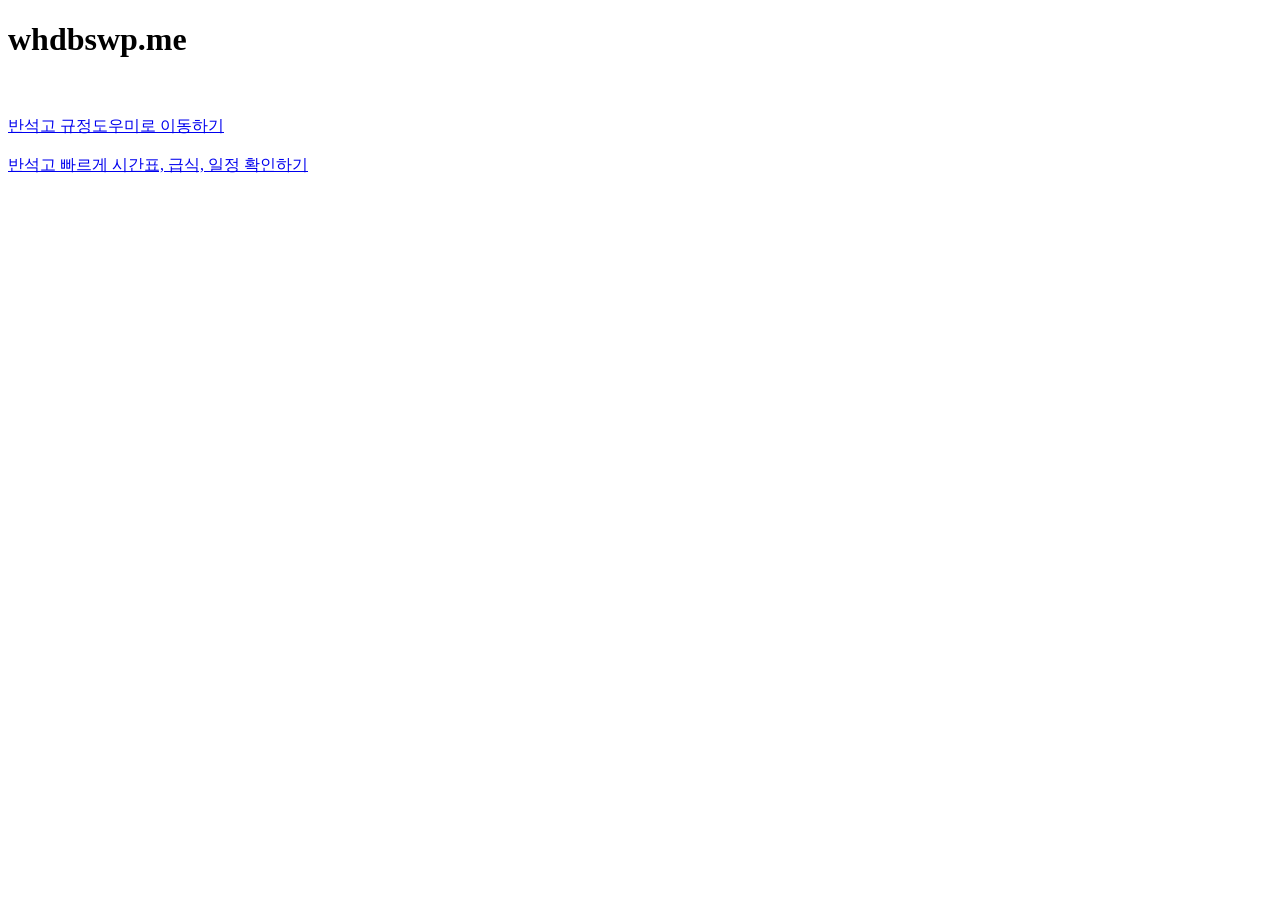
<file: index.html>
<!DOCTYPE html>
<html lang="ko">
<head>
    <meta charset="UTF-8">
    <!-- Google tag (gtag.js) -->
<script async src="https://www.googletagmanager.com/gtag/js?id=G-5GTQL92Q6F"></script>
<script>
  window.dataLayer = window.dataLayer || [];
  function gtag(){dataLayer.push(arguments);}
  gtag('js', new Date());

  gtag('config', 'G-5GTQL92Q6F');
</script>
    <title>사이트 이동하기</title>
</head>
<body>
    <h1>whdbswp.me</h1>
    <br><br>
    <a href="https://whdbswp.me/AI/">반석고 규정도우미로 이동하기</a>
    <br><br>
    <a href="https://whdbswp.me/short/">반석고 빠르게 시간표, 급식, 일정 확인하기</a>
</body>
</html>
</file>
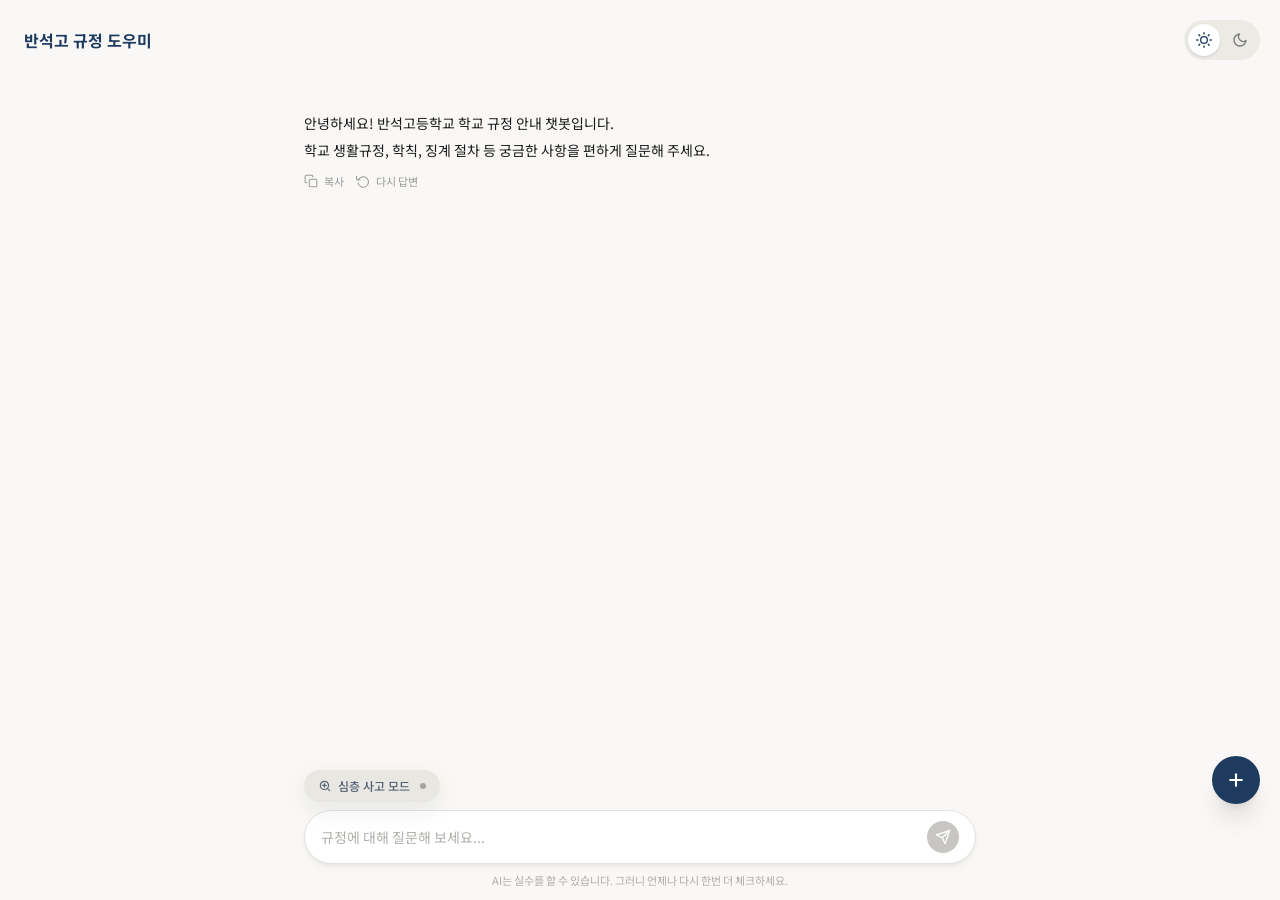
<file: AI/index.html>
<!doctype html>
<html lang="en">
  <head>
    
    <meta charset="UTF-8" />
    <!-- Google tag (gtag.js) -->
<script async src="https://www.googletagmanager.com/gtag/js?id=G-5GTQL92Q6F"></script>
<script>
  window.dataLayer = window.dataLayer || [];
  function gtag(){dataLayer.push(arguments);}
  gtag('js', new Date());

  gtag('config', 'G-5GTQL92Q6F');
</script>
    <meta name="viewport" content="width=device-width, initial-scale=1.0" />
    <title>반석고 규정 도우미</title>
    
    <meta name="description" content="Engage with a chatbot that provides school regulations, allowing users to easily access information and documents while ensuring clarity and convenience.">
    <meta name="robots" content="noindex, nofollow">
    <meta property="og:title" content="Figma Make App">
    <meta property="og:description" content="Engage with a chatbot that provides school regulations, allowing users to easily access information and documents while ensuring clarity and convenience.">
    <script type="module" crossorigin src="/AI/assets/index-B6EK4C2f.js"></script>
    <link rel="stylesheet" crossorigin href="/AI/assets/index-oThkNkgq.css">
  </head>
  <body>
    
    <div id="root"></div>
    
  </body>
</html>
</file>
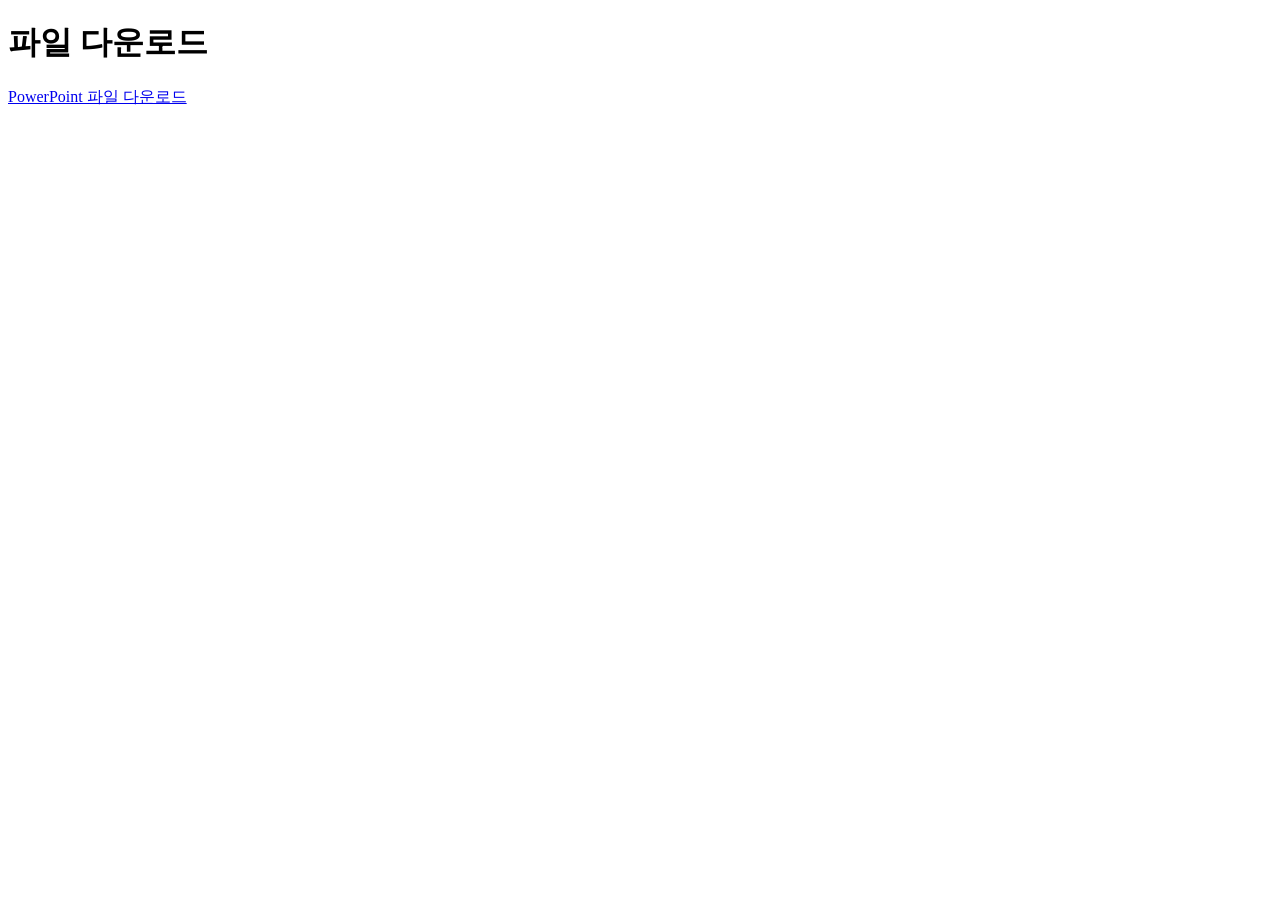
<file: down/index.html>
<!doctype html>
<html lang="ko">
  <head>
    <meta charset="UTF-8">
    <meta name="viewport" content="width=device-width, initial-scale=1">
    <title>파일 다운로드</title>
  </head>
  <body>
    <h1>파일 다운로드</h1>
    <a href="./download.pptx" download>PowerPoint 파일 다운로드</a>
  </body>
</html>
</file>
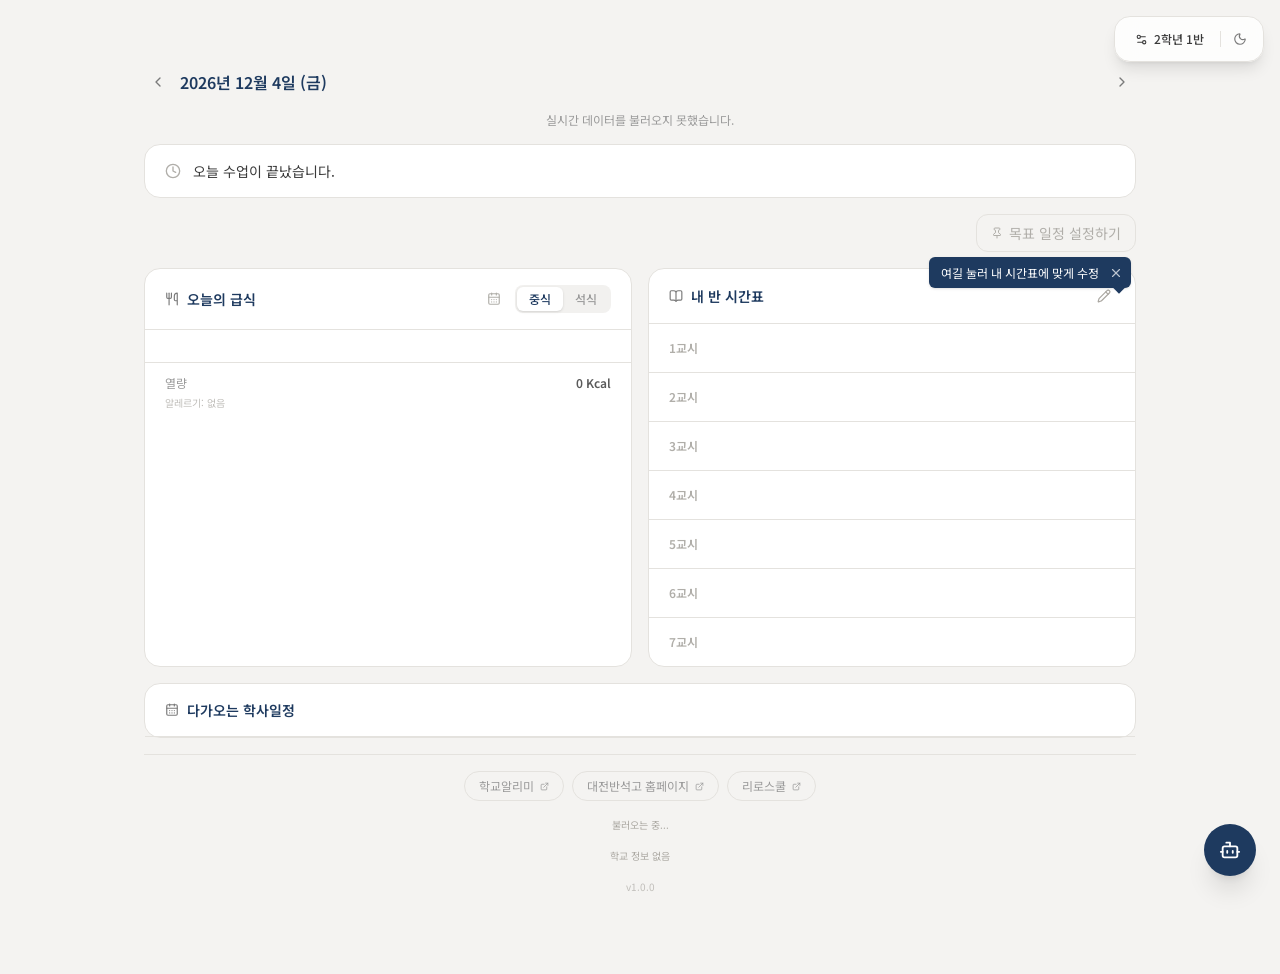
<file: short/index.html>
<!doctype html>
<html lang="ko">
  <head>
    
    <meta charset="UTF-8" />
    <meta name="viewport" content="width=device-width, initial-scale=1.0" />
    <title>반석고 빠른 시간표·급식 보기</title>
    <script>
      if (window.location.protocol === 'http:' && window.location.hostname.endsWith('whdbswp.me')) {
        window.location.replace('https://' + window.location.host + window.location.pathname + window.location.search + window.location.hash);
      }
    </script>
    
    <meta name="description" content="대전반석고 시간표와 급식, 학사일정을 빠르게 확인하세요.">
    <meta name="robots" content="noindex, nofollow">
    <meta property="og:title" content="반석고 빠른 시간표·급식 보기">
    <meta property="og:description" content="대전반석고 시간표와 급식, 학사일정을 빠르게 확인하세요.">
    <script type="module" crossorigin src="/short/assets/index-BuY-PNKu.js"></script>
    <link rel="stylesheet" crossorigin href="/short/assets/index-B26WV8L-.css">
  </head>
  <body>
    
    <div id="root"></div>
    
  </body>
</html>
</file>
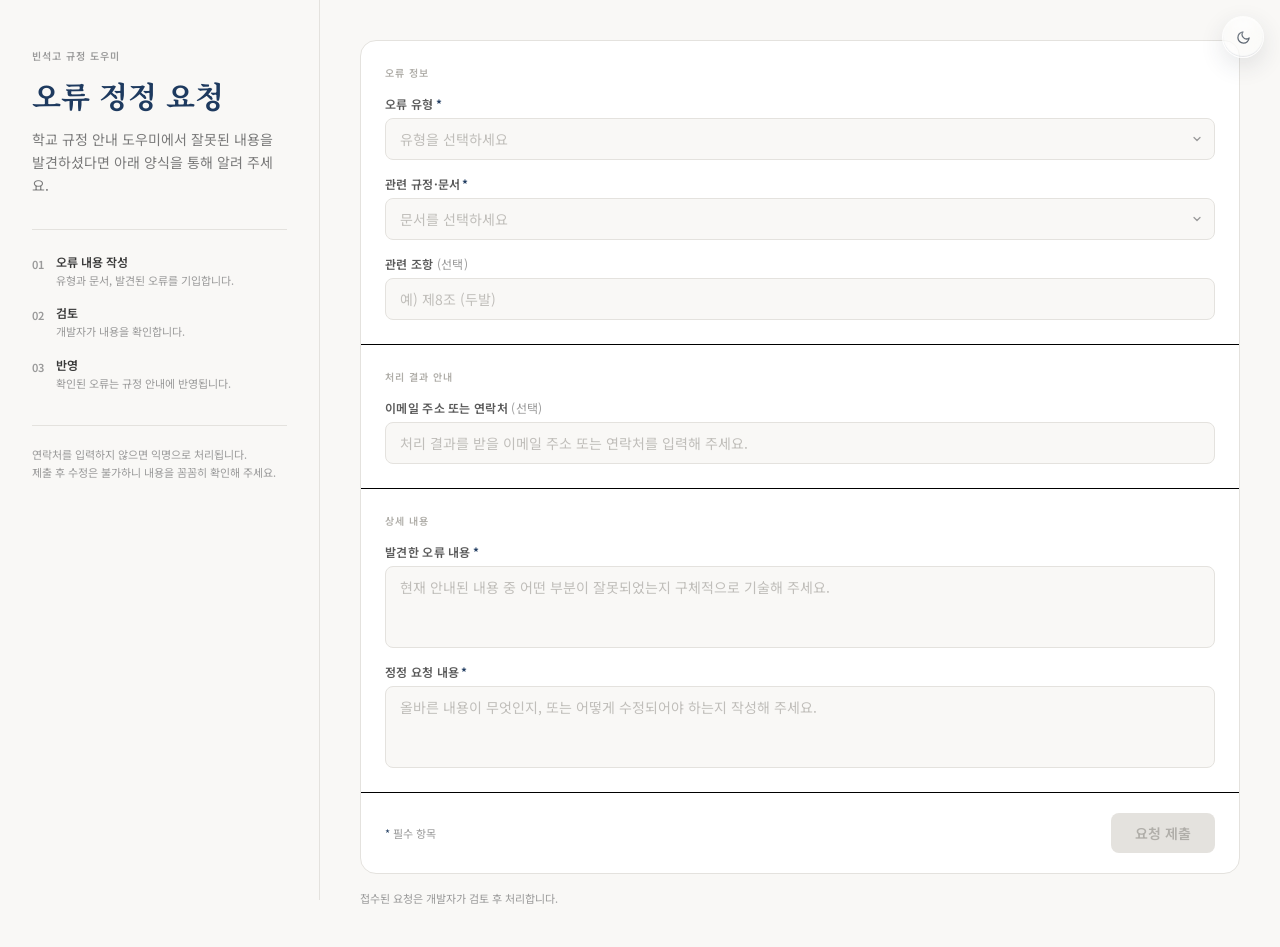
<file: AI/help/index.html>
<!doctype html>
<html lang="ko">
  <head>
    
    <meta charset="UTF-8" />
    <meta name="viewport" content="width=device-width, initial-scale=1.0" />
    <title>반석고등학교 규정 도우미 오류 정정 요청</title>
    
    <meta name="description" content="학교 규정 안내 챗봇 오류 정정 요청">
    <meta name="robots" content="noindex, nofollow">
    <meta property="og:title" content="반석고등학교 규정 도우미 오류 정정 요청">
    <meta property="og:description" content="학교 규정 안내 챗봇 오류 정정 요청">
    <script type="module" crossorigin src="/AI/help/assets/index-Cx9nzynD.js"></script>
    <link rel="stylesheet" crossorigin href="/AI/help/assets/index-CYdclRGL.css">
  </head>
  <body>
    
    <div id="root"></div>
    
  </body>
</html>
</file>
<file: AI/assets/index-oThkNkgq.css>
@import "https://fonts.googleapis.com/css2?family=Noto+Sans+KR:wght@300;400;500;600;700&family=Noto+Serif+KR:wght@400;600;700&display=swap";@layer components;@layer properties{@supports (((-webkit-hyphens:none)) and (not (margin-trim:inline))) or ((-moz-orient:inline) and (not (color:rgb(from red r g b)))){*,:before,:after,::backdrop{--tw-rotate-x:initial;--tw-rotate-y:initial;--tw-rotate-z:initial;--tw-skew-x:initial;--tw-skew-y:initial;--tw-border-style:solid;--tw-leading:initial;--tw-font-weight:initial;--tw-tracking:initial;--tw-shadow:0 0 #0000;--tw-shadow-color:initial;--tw-shadow-alpha:100%;--tw-inset-shadow:0 0 #0000;--tw-inset-shadow-color:initial;--tw-inset-shadow-alpha:100%;--tw-ring-color:initial;--tw-ring-shadow:0 0 #0000;--tw-inset-ring-color:initial;--tw-inset-ring-shadow:0 0 #0000;--tw-ring-inset:initial;--tw-ring-offset-width:0px;--tw-ring-offset-color:#fff;--tw-ring-offset-shadow:0 0 #0000;--tw-blur:initial;--tw-brightness:initial;--tw-contrast:initial;--tw-grayscale:initial;--tw-hue-rotate:initial;--tw-invert:initial;--tw-opacity:initial;--tw-saturate:initial;--tw-sepia:initial;--tw-drop-shadow:initial;--tw-drop-shadow-color:initial;--tw-drop-shadow-alpha:100%;--tw-drop-shadow-size:initial;--tw-backdrop-blur:initial;--tw-backdrop-brightness:initial;--tw-backdrop-contrast:initial;--tw-backdrop-grayscale:initial;--tw-backdrop-hue-rotate:initial;--tw-backdrop-invert:initial;--tw-backdrop-opacity:initial;--tw-backdrop-saturate:initial;--tw-backdrop-sepia:initial;--tw-duration:initial;--tw-ease:initial}}}@layer theme{:root,:host{--font-sans:-apple-system, BlinkMacSystemFont, "Segoe UI", Roboto, "Helvetica Neue", "Noto Sans", Arial, sans-serif, "Apple Color Emoji", "Segoe UI Emoji", "Segoe UI Symbol", "Noto Color Emoji";--font-mono:ui-monospace, SFMono-Regular, Menlo, Monaco, Consolas, "Liberation Mono", "Courier New", monospace;--color-slate-100:oklch(96.8% .007 247.896);--color-slate-200:oklch(92.9% .013 255.508);--color-slate-300:oklch(86.9% .022 252.894);--color-slate-400:oklch(70.4% .04 256.788);--color-slate-500:oklch(55.4% .046 257.417);--color-slate-600:oklch(44.6% .043 257.281);--color-slate-700:oklch(37.2% .044 257.287);--color-black:#000;--color-white:#fff;--spacing:.25rem;--container-2xl:42rem;--text-xs:.75rem;--text-xs--line-height:calc(1 / .75);--text-sm:.875rem;--text-sm--line-height:calc(1.25 / .875);--text-base:1rem;--text-base--line-height:calc(1.5 / 1);--font-weight-medium:500;--font-weight-semibold:600;--font-weight-bold:700;--tracking-wider:.05em;--leading-relaxed:1.625;--radius-sm:.25rem;--radius-lg:.5rem;--radius-2xl:1rem;--ease-in-out:cubic-bezier(.4, 0, .2, 1);--blur-sm:8px;--default-transition-duration:.15s;--default-transition-timing-function:cubic-bezier(.4, 0, .2, 1);--default-font-family:var(--font-sans);--default-mono-font-family:var(--font-mono)}}@layer base{*,:after,:before,::backdrop{box-sizing:border-box;border:0 solid;margin:0;padding:0}::file-selector-button{box-sizing:border-box;border:0 solid;margin:0;padding:0}html,:host{-webkit-text-size-adjust:100%;tab-size:4;line-height:1.5;font-family:var(--default-font-family,-apple-system, BlinkMacSystemFont, "Segoe UI", Roboto, "Helvetica Neue", "Noto Sans", Arial, sans-serif, "Apple Color Emoji", "Segoe UI Emoji", "Segoe UI Symbol", "Noto Color Emoji");font-feature-settings:var(--default-font-feature-settings,normal);font-variation-settings:var(--default-font-variation-settings,normal);-webkit-tap-highlight-color:transparent}hr{height:0;color:inherit;border-top-width:1px}abbr:where([title]){-webkit-text-decoration:underline dotted;text-decoration:underline dotted}h1,h2,h3,h4,h5,h6{font-size:inherit;font-weight:inherit}a{color:inherit;-webkit-text-decoration:inherit;-webkit-text-decoration:inherit;-webkit-text-decoration:inherit;-webkit-text-decoration:inherit;text-decoration:inherit}b,strong{font-weight:bolder}code,kbd,samp,pre{font-family:var(--default-mono-font-family,ui-monospace, SFMono-Regular, Menlo, Monaco, Consolas, "Liberation Mono", "Courier New", monospace);font-feature-settings:var(--default-mono-font-feature-settings,normal);font-variation-settings:var(--default-mono-font-variation-settings,normal);font-size:1em}small{font-size:80%}sub,sup{vertical-align:baseline;font-size:75%;line-height:0;position:relative}sub{bottom:-.25em}sup{top:-.5em}table{text-indent:0;border-color:inherit;border-collapse:collapse}:-moz-focusring:where(:not(iframe)){outline:auto}progress{vertical-align:baseline}summary{display:list-item}ol,ul,menu{list-style:none}img,svg,video,canvas,audio,iframe,embed,object{vertical-align:middle;display:block}img,video{max-width:100%;height:auto}button,input,select,optgroup,textarea{font:inherit;font-feature-settings:inherit;font-variation-settings:inherit;letter-spacing:inherit;color:inherit;opacity:1;background-color:#0000;border-radius:0}::file-selector-button{font:inherit;font-feature-settings:inherit;font-variation-settings:inherit;letter-spacing:inherit;color:inherit;opacity:1;background-color:#0000;border-radius:0}:where(select:is([multiple],[size])) optgroup{font-weight:bolder}:where(select:is([multiple],[size])) optgroup option{padding-inline-start:20px}::file-selector-button{margin-inline-end:4px}::placeholder{opacity:1}@supports (not ((-webkit-appearance:-apple-pay-button))) or (contain-intrinsic-size:1px){::placeholder{color:currentColor}@supports (color:color-mix(in lab, red, red)){::placeholder{color:color-mix(in oklab, currentcolor 50%, transparent)}}}textarea{resize:vertical}::-webkit-search-decoration{-webkit-appearance:none}::-webkit-date-and-time-value{min-height:1lh;text-align:inherit}::-webkit-datetime-edit{display:inline-flex}::-webkit-datetime-edit-fields-wrapper{padding:0}::-webkit-datetime-edit{padding-block:0}::-webkit-datetime-edit-year-field{padding-block:0}::-webkit-datetime-edit-month-field{padding-block:0}::-webkit-datetime-edit-day-field{padding-block:0}::-webkit-datetime-edit-hour-field{padding-block:0}::-webkit-datetime-edit-minute-field{padding-block:0}::-webkit-datetime-edit-second-field{padding-block:0}::-webkit-datetime-edit-millisecond-field{padding-block:0}::-webkit-datetime-edit-meridiem-field{padding-block:0}::-webkit-calendar-picker-indicator{line-height:1}:-moz-ui-invalid{box-shadow:none}button,input:where([type=button],[type=reset],[type=submit]){appearance:button}::file-selector-button{appearance:button}::-webkit-inner-spin-button{height:auto}::-webkit-outer-spin-button{height:auto}[hidden]:where(:not([hidden=until-found])){display:none!important}}@layer utilities{.absolute{position:absolute}.fixed{position:fixed}.relative{position:relative}.inset-0{inset:0}.top-4{top:calc(var(--spacing) * 4)}.right-4{right:calc(var(--spacing) * 4)}.bottom-24{bottom:calc(var(--spacing) * 24)}.left-4{left:calc(var(--spacing) * 4)}.z-40{z-index:40}.z-50{z-index:50}.mx-auto{margin-inline:auto}.my-2{margin-block:calc(var(--spacing) * 2)}.my-4{margin-block:calc(var(--spacing) * 4)}.my-5{margin-block:calc(var(--spacing) * 5)}.mt-0\.5{margin-top:calc(var(--spacing) * .5)}.mt-1{margin-top:var(--spacing)}.mt-2{margin-top:calc(var(--spacing) * 2)}.mt-3{margin-top:calc(var(--spacing) * 3)}.mt-6{margin-top:calc(var(--spacing) * 6)}.mb-1{margin-bottom:var(--spacing)}.mb-1\.5{margin-bottom:calc(var(--spacing) * 1.5)}.mb-2{margin-bottom:calc(var(--spacing) * 2)}.ml-1{margin-left:var(--spacing)}.flex{display:flex}.grid{display:grid}.hidden{display:none}.inline{display:inline}.h-1\.5{height:calc(var(--spacing) * 1.5)}.h-8{height:calc(var(--spacing) * 8)}.h-12{height:calc(var(--spacing) * 12)}.h-full{height:100%}.max-h-\[78vh\]{max-height:78vh}.min-h-0{min-height:0}.w-1\.5{width:calc(var(--spacing) * 1.5)}.w-8{width:calc(var(--spacing) * 8)}.w-12{width:calc(var(--spacing) * 12)}.w-\[17rem\]{width:17rem}.w-fit{width:fit-content}.max-w-2xl{max-width:var(--container-2xl)}.max-w-\[70\%\]{max-width:70%}.max-w-full{max-width:100%}.min-w-0{min-width:0}.min-w-full{min-width:100%}.flex-1{flex:1}.flex-shrink-0{flex-shrink:0}.border-collapse{border-collapse:collapse}.rotate-180{rotate:180deg}.transform{transform:var(--tw-rotate-x,) var(--tw-rotate-y,) var(--tw-rotate-z,) var(--tw-skew-x,) var(--tw-skew-y,)}.resize{resize:both}.grid-rows-\[0fr\]{grid-template-rows:0fr}.grid-rows-\[1fr\]{grid-template-rows:1fr}.flex-col{flex-direction:column}.flex-wrap{flex-wrap:wrap}.items-center{align-items:center}.items-end{align-items:flex-end}.items-start{align-items:flex-start}.justify-between{justify-content:space-between}.justify-center{justify-content:center}.justify-end{justify-content:flex-end}.justify-start{justify-content:flex-start}.gap-0{gap:0}.gap-0\.5{gap:calc(var(--spacing) * .5)}.gap-1{gap:var(--spacing)}.gap-1\.5{gap:calc(var(--spacing) * 1.5)}.gap-2{gap:calc(var(--spacing) * 2)}.gap-2\.5{gap:calc(var(--spacing) * 2.5)}.gap-3{gap:calc(var(--spacing) * 3)}.gap-6{gap:calc(var(--spacing) * 6)}.overflow-hidden{overflow:hidden}.overflow-x-auto{overflow-x:auto}.overflow-y-auto{overflow-y:auto}.rounded{border-radius:.25rem}.rounded-2xl{border-radius:var(--radius-2xl)}.rounded-full{border-radius:2147483647px}.rounded-lg{border-radius:var(--radius-lg)}.rounded-t-2xl{border-top-left-radius:var(--radius-2xl);border-top-right-radius:var(--radius-2xl)}.rounded-tr-sm{border-top-right-radius:var(--radius-sm)}.border{border-style:var(--tw-border-style);border-width:1px}.border-0{border-style:var(--tw-border-style);border-width:0}.border-t{border-top-style:var(--tw-border-style);border-top-width:1px}.border-b{border-bottom-style:var(--tw-border-style);border-bottom-width:1px}.border-l{border-left-style:var(--tw-border-style);border-left-width:1px}.border-l-2{border-left-style:var(--tw-border-style);border-left-width:2px}.border-\[\#2a3040\]{border-color:#2a3040}.border-\[\#8fa3be\]{border-color:#8fa3be}.border-\[\#38465a\]{border-color:#38465a}.border-\[\#c8c6c2\]{border-color:#c8c6c2}.border-\[\#d8d4cc\]{border-color:#d8d4cc}.border-\[\#e4e2de\]{border-color:#e4e2de}.bg-\[\#0f1117\]{background-color:#0f1117}.bg-\[\#1e3a5f\]{background-color:#1e3a5f}.bg-\[\#1e2535\]{background-color:#1e2535}.bg-\[\#2d3b50\]{background-color:#2d3b50}.bg-\[\#161b26\]{background-color:#161b26}.bg-\[\#384f6a\]{background-color:#384f6a}.bg-\[\#506b8d\]{background-color:#506b8d}.bg-\[\#202938\]{background-color:#202938}.bg-\[\#202938\]\/80{background-color:oklab(27.9434% -.00507064 -.0302183/.8)}.bg-\[\#a7a49e\]{background-color:#a7a49e}.bg-\[\#a8d5ff\]{background-color:#a8d5ff}.bg-\[\#c8c6c2\]{background-color:#c8c6c2}.bg-\[\#e9e7e2\]{background-color:#e9e7e2}.bg-\[\#e9e7e2\]\/80{background-color:oklab(92.8125% .000166744 .00704265/.8)}.bg-\[\#ece9e3\]{background-color:#ece9e3}.bg-\[\#f9f8f6\]{background-color:#f9f8f6}.bg-black\/5{background-color:#0000000d}@supports (color:color-mix(in lab, red, red)){.bg-black\/5{background-color:color-mix(in oklab, var(--color-black) 5%, transparent)}}.bg-black\/30{background-color:#0000004d}@supports (color:color-mix(in lab, red, red)){.bg-black\/30{background-color:color-mix(in oklab, var(--color-black) 30%, transparent)}}.bg-black\/50{background-color:#00000080}@supports (color:color-mix(in lab, red, red)){.bg-black\/50{background-color:color-mix(in oklab, var(--color-black) 50%, transparent)}}.bg-slate-600{background-color:var(--color-slate-600)}.bg-slate-700{background-color:var(--color-slate-700)}.bg-transparent{background-color:#0000}.bg-white{background-color:var(--color-white)}.p-1{padding:var(--spacing)}.p-1\.5{padding:calc(var(--spacing) * 1.5)}.p-3{padding:calc(var(--spacing) * 3)}.px-1{padding-inline:var(--spacing)}.px-2{padding-inline:calc(var(--spacing) * 2)}.px-3{padding-inline:calc(var(--spacing) * 3)}.px-3\.5{padding-inline:calc(var(--spacing) * 3.5)}.px-4{padding-inline:calc(var(--spacing) * 4)}.px-5{padding-inline:calc(var(--spacing) * 5)}.px-6{padding-inline:calc(var(--spacing) * 6)}.py-0\.5{padding-block:calc(var(--spacing) * .5)}.py-1{padding-block:var(--spacing)}.py-1\.5{padding-block:calc(var(--spacing) * 1.5)}.py-2{padding-block:calc(var(--spacing) * 2)}.py-2\.5{padding-block:calc(var(--spacing) * 2.5)}.py-3{padding-block:calc(var(--spacing) * 3)}.py-5{padding-block:calc(var(--spacing) * 5)}.pt-2{padding-top:calc(var(--spacing) * 2)}.pt-4{padding-top:calc(var(--spacing) * 4)}.pt-5{padding-top:calc(var(--spacing) * 5)}.pt-16{padding-top:calc(var(--spacing) * 16)}.pr-2{padding-right:calc(var(--spacing) * 2)}.pr-3{padding-right:calc(var(--spacing) * 3)}.pb-3{padding-bottom:calc(var(--spacing) * 3)}.pb-4{padding-bottom:calc(var(--spacing) * 4)}.pb-6{padding-bottom:calc(var(--spacing) * 6)}.pl-3{padding-left:calc(var(--spacing) * 3)}.text-center{text-align:center}.text-left{text-align:left}.text-right{text-align:right}.font-mono{font-family:var(--font-mono)}.text-base{font-size:var(--text-base);line-height:var(--tw-leading,var(--text-base--line-height))}.text-sm{font-size:var(--text-sm);line-height:var(--tw-leading,var(--text-sm--line-height))}.text-xs{font-size:var(--text-xs);line-height:var(--tw-leading,var(--text-xs--line-height))}.text-\[0\.9em\]{font-size:.9em}.text-\[10px\]{font-size:10px}.text-\[11px\]{font-size:11px}.leading-relaxed{--tw-leading:var(--leading-relaxed);line-height:var(--leading-relaxed)}.font-bold{--tw-font-weight:var(--font-weight-bold);font-weight:var(--font-weight-bold)}.font-medium{--tw-font-weight:var(--font-weight-medium);font-weight:var(--font-weight-medium)}.font-semibold{--tw-font-weight:var(--font-weight-semibold);font-weight:var(--font-weight-semibold)}.tracking-wider{--tw-tracking:var(--tracking-wider);letter-spacing:var(--tracking-wider)}.whitespace-nowrap{white-space:nowrap}.text-\[\#1a1a1a\]{color:#1a1a1a}.text-\[\#1e3a5f\]{color:#1e3a5f}.text-\[\#3a3a3a\]{color:#3a3a3a}.text-\[\#7a7a7a\]{color:#7a7a7a}.text-\[\#8a8883\]{color:#8a8883}.text-\[\#8fa3be\]{color:#8fa3be}.text-\[\#9a9a9a\]{color:#9a9a9a}.text-\[\#2563eb\]{color:#2563eb}.text-\[\#536174\]{color:#536174}.text-\[\#b0aea9\]{color:#b0aea9}.text-\[\#c0beba\]{color:#c0beba}.text-slate-100{color:var(--color-slate-100)}.text-slate-200{color:var(--color-slate-200)}.text-slate-300{color:var(--color-slate-300)}.text-slate-400{color:var(--color-slate-400)}.text-slate-500{color:var(--color-slate-500)}.text-slate-600{color:var(--color-slate-600)}.text-slate-700{color:var(--color-slate-700)}.text-white{color:var(--color-white)}.italic{font-style:italic}.underline{text-decoration-line:underline}.underline-offset-2{text-underline-offset:2px}.opacity-0{opacity:0}.opacity-100{opacity:1}.shadow-2xl{--tw-shadow:0 25px 50px -12px var(--tw-shadow-color,#00000040);box-shadow:var(--tw-inset-shadow), var(--tw-inset-ring-shadow), var(--tw-ring-offset-shadow), var(--tw-ring-shadow), var(--tw-shadow)}.shadow-lg{--tw-shadow:0 10px 15px -3px var(--tw-shadow-color,#0000001a), 0 4px 6px -4px var(--tw-shadow-color,#0000001a);box-shadow:var(--tw-inset-shadow), var(--tw-inset-ring-shadow), var(--tw-ring-offset-shadow), var(--tw-ring-shadow), var(--tw-shadow)}.shadow-md{--tw-shadow:0 4px 6px -1px var(--tw-shadow-color,#0000001a), 0 2px 4px -2px var(--tw-shadow-color,#0000001a);box-shadow:var(--tw-inset-shadow), var(--tw-inset-ring-shadow), var(--tw-ring-offset-shadow), var(--tw-ring-shadow), var(--tw-shadow)}.shadow-sm{--tw-shadow:0 1px 3px 0 var(--tw-shadow-color,#0000001a), 0 1px 2px -1px var(--tw-shadow-color,#0000001a);box-shadow:var(--tw-inset-shadow), var(--tw-inset-ring-shadow), var(--tw-ring-offset-shadow), var(--tw-ring-shadow), var(--tw-shadow)}.shadow-xl{--tw-shadow:0 20px 25px -5px var(--tw-shadow-color,#0000001a), 0 8px 10px -6px var(--tw-shadow-color,#0000001a);box-shadow:var(--tw-inset-shadow), var(--tw-inset-ring-shadow), var(--tw-ring-offset-shadow), var(--tw-ring-shadow), var(--tw-shadow)}.shadow-black\/5{--tw-shadow-color:#0000000d}@supports (color:color-mix(in lab, red, red)){.shadow-black\/5{--tw-shadow-color:color-mix(in oklab, color-mix(in oklab, var(--color-black) 5%, transparent) var(--tw-shadow-alpha), transparent)}}.filter{filter:var(--tw-blur,) var(--tw-brightness,) var(--tw-contrast,) var(--tw-grayscale,) var(--tw-hue-rotate,) var(--tw-invert,) var(--tw-saturate,) var(--tw-sepia,) var(--tw-drop-shadow,)}.backdrop-blur-sm{--tw-backdrop-blur:blur(var(--blur-sm));-webkit-backdrop-filter:var(--tw-backdrop-blur,) var(--tw-backdrop-brightness,) var(--tw-backdrop-contrast,) var(--tw-backdrop-grayscale,) var(--tw-backdrop-hue-rotate,) var(--tw-backdrop-invert,) var(--tw-backdrop-opacity,) var(--tw-backdrop-saturate,) var(--tw-backdrop-sepia,);backdrop-filter:var(--tw-backdrop-blur,) var(--tw-backdrop-brightness,) var(--tw-backdrop-contrast,) var(--tw-backdrop-grayscale,) var(--tw-backdrop-hue-rotate,) var(--tw-backdrop-invert,) var(--tw-backdrop-opacity,) var(--tw-backdrop-saturate,) var(--tw-backdrop-sepia,)}.transition{transition-property:color,background-color,border-color,outline-color,text-decoration-color,fill,stroke,--tw-gradient-from,--tw-gradient-via,--tw-gradient-to,opacity,box-shadow,transform,translate,scale,rotate,filter,-webkit-backdrop-filter,backdrop-filter,display,content-visibility,overlay,pointer-events;transition-timing-function:var(--tw-ease,var(--default-transition-timing-function));transition-duration:var(--tw-duration,var(--default-transition-duration))}.transition-\[grid-template-rows\,opacity\]{transition-property:grid-template-rows,opacity;transition-timing-function:var(--tw-ease,var(--default-transition-timing-function));transition-duration:var(--tw-duration,var(--default-transition-duration))}.transition-\[right\]{transition-property:right;transition-timing-function:var(--tw-ease,var(--default-transition-timing-function));transition-duration:var(--tw-duration,var(--default-transition-duration))}.transition-all{transition-property:all;transition-timing-function:var(--tw-ease,var(--default-transition-timing-function));transition-duration:var(--tw-duration,var(--default-transition-duration))}.transition-colors{transition-property:color,background-color,border-color,outline-color,text-decoration-color,fill,stroke,--tw-gradient-from,--tw-gradient-via,--tw-gradient-to;transition-timing-function:var(--tw-ease,var(--default-transition-timing-function));transition-duration:var(--tw-duration,var(--default-transition-duration))}.transition-opacity{transition-property:opacity;transition-timing-function:var(--tw-ease,var(--default-transition-timing-function));transition-duration:var(--tw-duration,var(--default-transition-duration))}.transition-transform{transition-property:transform,translate,scale,rotate;transition-timing-function:var(--tw-ease,var(--default-transition-timing-function));transition-duration:var(--tw-duration,var(--default-transition-duration))}.duration-300{--tw-duration:.3s;transition-duration:.3s}.ease-in-out{--tw-ease:var(--ease-in-out);transition-timing-function:var(--ease-in-out)}.outline-none{--tw-outline-style:none;outline-style:none}.placeholder\:text-\[\#b0aea9\]::placeholder{color:#b0aea9}.placeholder\:text-slate-600::placeholder{color:var(--color-slate-600)}.focus-within\:border-\[\#5a7090\]:focus-within{border-color:#5a7090}.focus-within\:border-\[\#2563eb\]:focus-within{border-color:#2563eb}.focus-within\:ring-1:focus-within{--tw-ring-shadow:var(--tw-ring-inset,) 0 0 0 calc(1px + var(--tw-ring-offset-width)) var(--tw-ring-color,currentcolor);box-shadow:var(--tw-inset-shadow), var(--tw-inset-ring-shadow), var(--tw-ring-offset-shadow), var(--tw-ring-shadow), var(--tw-shadow)}.focus-within\:ring-\[\#5a7090\]\/20:focus-within{--tw-ring-color:oklab(54.0209% -.0121342 -.0555393/.2)}.focus-within\:ring-\[\#2563eb\]\/20:focus-within{--tw-ring-color:oklab(54.615% -.026671 -.213549/.2)}@media (hover:hover){.hover\:bg-\[\#2a3547\]:hover{background-color:#2a3547}.hover\:bg-\[\#242c3d\]:hover{background-color:#242c3d}.hover\:bg-\[\#252d40\]:hover{background-color:#252d40}.hover\:bg-\[\#2563eb\]:hover{background-color:#2563eb}.hover\:bg-\[\#42597a\]:hover{background-color:#42597a}.hover\:bg-\[\#dedbd4\]:hover{background-color:#dedbd4}.hover\:bg-\[\#e2ded7\]:hover{background-color:#e2ded7}.hover\:bg-\[\#f2f1ef\]:hover{background-color:#f2f1ef}.hover\:bg-black\/5:hover{background-color:#0000000d}@supports (color:color-mix(in lab, red, red)){.hover\:bg-black\/5:hover{background-color:color-mix(in oklab, var(--color-black) 5%, transparent)}}.hover\:bg-white\/5:hover{background-color:#ffffff0d}@supports (color:color-mix(in lab, red, red)){.hover\:bg-white\/5:hover{background-color:color-mix(in oklab, var(--color-white) 5%, transparent)}}.hover\:text-\[\#1a1a1a\]:hover{color:#1a1a1a}.hover\:text-\[\#536174\]:hover{color:#536174}.hover\:text-slate-200:hover{color:var(--color-slate-200)}.hover\:text-slate-300:hover{color:var(--color-slate-300)}}@media (width>=40rem){.sm\:top-5{top:calc(var(--spacing) * 5)}.sm\:right-5{right:calc(var(--spacing) * 5)}.sm\:left-5{left:calc(var(--spacing) * 5)}.sm\:bg-transparent{background-color:#0000}.sm\:px-1{padding-inline:var(--spacing)}.sm\:py-2{padding-block:calc(var(--spacing) * 2)}.sm\:text-base{font-size:var(--text-base);line-height:var(--tw-leading,var(--text-base--line-height))}}@media (width>=48rem){.md\:inline{display:inline}.md\:px-8{padding-inline:calc(var(--spacing) * 8)}.md\:pt-28{padding-top:calc(var(--spacing) * 28)}}@media (prefers-color-scheme:dark){.dark\:bg-white\/10{background-color:#ffffff1a}@supports (color:color-mix(in lab, red, red)){.dark\:bg-white\/10{background-color:color-mix(in oklab, var(--color-white) 10%, transparent)}}}}html,body,#root{height:100%;font-family:Noto Sans KR,sans-serif}*{scrollbar-width:none}::-webkit-scrollbar{display:none}.floating-pill{white-space:nowrap;border:0;border-radius:999px;box-shadow:0 8px 24px #1e232a14}.mobile-glass{-webkit-backdrop-filter:blur(16px)saturate(140%);backdrop-filter:blur(16px)saturate(140%);box-shadow:0 8px 24px #1e232a1a}@media (width>=640px){.mobile-glass{-webkit-backdrop-filter:none;backdrop-filter:none;box-shadow:none}}@property --tw-rotate-x{syntax:"*";inherits:false}@property --tw-rotate-y{syntax:"*";inherits:false}@property --tw-rotate-z{syntax:"*";inherits:false}@property --tw-skew-x{syntax:"*";inherits:false}@property --tw-skew-y{syntax:"*";inherits:false}@property --tw-border-style{syntax:"*";inherits:false;initial-value:solid}@property --tw-leading{syntax:"*";inherits:false}@property --tw-font-weight{syntax:"*";inherits:false}@property --tw-tracking{syntax:"*";inherits:false}@property --tw-shadow{syntax:"*";inherits:false;initial-value:0 0 #0000}@property --tw-shadow-color{syntax:"*";inherits:false}@property --tw-shadow-alpha{syntax:"<percentage>";inherits:false;initial-value:100%}@property --tw-inset-shadow{syntax:"*";inherits:false;initial-value:0 0 #0000}@property --tw-inset-shadow-color{syntax:"*";inherits:false}@property --tw-inset-shadow-alpha{syntax:"<percentage>";inherits:false;initial-value:100%}@property --tw-ring-color{syntax:"*";inherits:false}@property --tw-ring-shadow{syntax:"*";inherits:false;initial-value:0 0 #0000}@property --tw-inset-ring-color{syntax:"*";inherits:false}@property --tw-inset-ring-shadow{syntax:"*";inherits:false;initial-value:0 0 #0000}@property --tw-ring-inset{syntax:"*";inherits:false}@property --tw-ring-offset-width{syntax:"<length>";inherits:false;initial-value:0}@property --tw-ring-offset-color{syntax:"*";inherits:false;initial-value:#fff}@property --tw-ring-offset-shadow{syntax:"*";inherits:false;initial-value:0 0 #0000}@property --tw-blur{syntax:"*";inherits:false}@property --tw-brightness{syntax:"*";inherits:false}@property --tw-contrast{syntax:"*";inherits:false}@property --tw-grayscale{syntax:"*";inherits:false}@property --tw-hue-rotate{syntax:"*";inherits:false}@property --tw-invert{syntax:"*";inherits:false}@property --tw-opacity{syntax:"*";inherits:false}@property --tw-saturate{syntax:"*";inherits:false}@property --tw-sepia{syntax:"*";inherits:false}@property --tw-drop-shadow{syntax:"*";inherits:false}@property --tw-drop-shadow-color{syntax:"*";inherits:false}@property --tw-drop-shadow-alpha{syntax:"<percentage>";inherits:false;initial-value:100%}@property --tw-drop-shadow-size{syntax:"*";inherits:false}@property --tw-backdrop-blur{syntax:"*";inherits:false}@property --tw-backdrop-brightness{syntax:"*";inherits:false}@property --tw-backdrop-contrast{syntax:"*";inherits:false}@property --tw-backdrop-grayscale{syntax:"*";inherits:false}@property --tw-backdrop-hue-rotate{syntax:"*";inherits:false}@property --tw-backdrop-invert{syntax:"*";inherits:false}@property --tw-backdrop-opacity{syntax:"*";inherits:false}@property --tw-backdrop-saturate{syntax:"*";inherits:false}@property --tw-backdrop-sepia{syntax:"*";inherits:false}@property --tw-duration{syntax:"*";inherits:false}@property --tw-ease{syntax:"*";inherits:false}
</file>
<file: short/assets/index-B26WV8L-.css>
@import "https://fonts.googleapis.com/css2?family=Noto+Sans+KR:wght@300;400;500;600;700&family=Noto+Serif+KR:wght@400;600;700&family=Gowun+Batang:wght@400;700&display=swap";@layer components;@layer properties{@supports (((-webkit-hyphens:none)) and (not (margin-trim:inline))) or ((-moz-orient:inline) and (not (color:rgb(from red r g b)))){*,:before,:after,::backdrop{--tw-translate-x:0;--tw-translate-y:0;--tw-translate-z:0;--tw-rotate-x:initial;--tw-rotate-y:initial;--tw-rotate-z:initial;--tw-skew-x:initial;--tw-skew-y:initial;--tw-divide-y-reverse:0;--tw-border-style:solid;--tw-leading:initial;--tw-font-weight:initial;--tw-tracking:initial;--tw-ordinal:initial;--tw-slashed-zero:initial;--tw-numeric-figure:initial;--tw-numeric-spacing:initial;--tw-numeric-fraction:initial;--tw-shadow:0 0 #0000;--tw-shadow-color:initial;--tw-shadow-alpha:100%;--tw-inset-shadow:0 0 #0000;--tw-inset-shadow-color:initial;--tw-inset-shadow-alpha:100%;--tw-ring-color:initial;--tw-ring-shadow:0 0 #0000;--tw-inset-ring-color:initial;--tw-inset-ring-shadow:0 0 #0000;--tw-ring-inset:initial;--tw-ring-offset-width:0px;--tw-ring-offset-color:#fff;--tw-ring-offset-shadow:0 0 #0000;--tw-blur:initial;--tw-brightness:initial;--tw-contrast:initial;--tw-grayscale:initial;--tw-hue-rotate:initial;--tw-invert:initial;--tw-opacity:initial;--tw-saturate:initial;--tw-sepia:initial;--tw-drop-shadow:initial;--tw-drop-shadow-color:initial;--tw-drop-shadow-alpha:100%;--tw-drop-shadow-size:initial;--tw-backdrop-blur:initial;--tw-backdrop-brightness:initial;--tw-backdrop-contrast:initial;--tw-backdrop-grayscale:initial;--tw-backdrop-hue-rotate:initial;--tw-backdrop-invert:initial;--tw-backdrop-opacity:initial;--tw-backdrop-saturate:initial;--tw-backdrop-sepia:initial;--tw-duration:initial;--tw-scale-x:1;--tw-scale-y:1;--tw-scale-z:1}}}@layer theme{:root,:host{--font-sans:ui-sans-serif, system-ui, sans-serif, "Apple Color Emoji", "Segoe UI Emoji", "Segoe UI Symbol", "Noto Color Emoji";--font-mono:ui-monospace, SFMono-Regular, Menlo, Monaco, Consolas, "Liberation Mono", "Courier New", monospace;--color-red-300:oklch(80.8% .114 19.571);--color-red-400:oklch(70.4% .191 22.216);--color-red-600:oklch(57.7% .245 27.325);--color-orange-100:oklch(95.4% .038 75.164);--color-orange-400:oklch(75% .183 55.934);--color-orange-500:oklch(70.5% .213 47.604);--color-orange-600:oklch(64.6% .222 41.116);--color-orange-700:oklch(55.3% .195 38.402);--color-yellow-100:oklch(97.3% .071 103.193);--color-yellow-700:oklch(55.4% .135 66.442);--color-emerald-100:oklch(95% .052 163.051);--color-emerald-700:oklch(50.8% .118 165.612);--color-sky-100:oklch(95.1% .026 236.824);--color-sky-700:oklch(50% .134 242.749);--color-blue-400:oklch(70.7% .165 254.624);--color-slate-100:oklch(96.8% .007 247.896);--color-slate-200:oklch(92.9% .013 255.508);--color-slate-300:oklch(86.9% .022 252.894);--color-slate-400:oklch(70.4% .04 256.788);--color-slate-500:oklch(55.4% .046 257.417);--color-slate-600:oklch(44.6% .043 257.281);--color-slate-700:oklch(37.2% .044 257.287);--color-black:#000;--color-white:#fff;--spacing:.25rem;--container-sm:24rem;--container-md:28rem;--container-lg:32rem;--container-5xl:64rem;--text-xs:.75rem;--text-xs--line-height:calc(1 / .75);--text-sm:.875rem;--text-sm--line-height:calc(1.25 / .875);--text-base:1rem;--text-base--line-height:calc(1.5 / 1);--font-weight-medium:500;--font-weight-semibold:600;--tracking-widest:.1em;--leading-tight:1.25;--leading-relaxed:1.625;--radius-md:.375rem;--radius-lg:.5rem;--radius-xl:.75rem;--radius-2xl:1rem;--animate-pulse:pulse 2s cubic-bezier(.4, 0, .6, 1) infinite;--blur-sm:8px;--blur-md:12px;--default-transition-duration:.15s;--default-transition-timing-function:cubic-bezier(.4, 0, .2, 1);--default-font-family:var(--font-sans);--default-mono-font-family:var(--font-mono)}}@layer base{*,:after,:before,::backdrop{box-sizing:border-box;border:0 solid;margin:0;padding:0}::file-selector-button{box-sizing:border-box;border:0 solid;margin:0;padding:0}html,:host{-webkit-text-size-adjust:100%;tab-size:4;line-height:1.5;font-family:var(--default-font-family,ui-sans-serif, system-ui, sans-serif, "Apple Color Emoji", "Segoe UI Emoji", "Segoe UI Symbol", "Noto Color Emoji");font-feature-settings:var(--default-font-feature-settings,normal);font-variation-settings:var(--default-font-variation-settings,normal);-webkit-tap-highlight-color:transparent}hr{height:0;color:inherit;border-top-width:1px}abbr:where([title]){-webkit-text-decoration:underline dotted;text-decoration:underline dotted}h1,h2,h3,h4,h5,h6{font-size:inherit;font-weight:inherit}a{color:inherit;-webkit-text-decoration:inherit;-webkit-text-decoration:inherit;-webkit-text-decoration:inherit;-webkit-text-decoration:inherit;text-decoration:inherit}b,strong{font-weight:bolder}code,kbd,samp,pre{font-family:var(--default-mono-font-family,ui-monospace, SFMono-Regular, Menlo, Monaco, Consolas, "Liberation Mono", "Courier New", monospace);font-feature-settings:var(--default-mono-font-feature-settings,normal);font-variation-settings:var(--default-mono-font-variation-settings,normal);font-size:1em}small{font-size:80%}sub,sup{vertical-align:baseline;font-size:75%;line-height:0;position:relative}sub{bottom:-.25em}sup{top:-.5em}table{text-indent:0;border-color:inherit;border-collapse:collapse}:-moz-focusring{outline:auto}progress{vertical-align:baseline}summary{display:list-item}ol,ul,menu{list-style:none}img,svg,video,canvas,audio,iframe,embed,object{vertical-align:middle;display:block}img,video{max-width:100%;height:auto}button,input,select,optgroup,textarea{font:inherit;font-feature-settings:inherit;font-variation-settings:inherit;letter-spacing:inherit;color:inherit;opacity:1;background-color:#0000;border-radius:0}::file-selector-button{font:inherit;font-feature-settings:inherit;font-variation-settings:inherit;letter-spacing:inherit;color:inherit;opacity:1;background-color:#0000;border-radius:0}:where(select:is([multiple],[size])) optgroup{font-weight:bolder}:where(select:is([multiple],[size])) optgroup option{padding-inline-start:20px}::file-selector-button{margin-inline-end:4px}::placeholder{opacity:1}@supports (not ((-webkit-appearance:-apple-pay-button))) or (contain-intrinsic-size:1px){::placeholder{color:currentColor}@supports (color:color-mix(in lab, red, red)){::placeholder{color:color-mix(in oklab, currentcolor 50%, transparent)}}}textarea{resize:vertical}::-webkit-search-decoration{-webkit-appearance:none}::-webkit-date-and-time-value{min-height:1lh;text-align:inherit}::-webkit-datetime-edit{display:inline-flex}::-webkit-datetime-edit-fields-wrapper{padding:0}::-webkit-datetime-edit{padding-block:0}::-webkit-datetime-edit-year-field{padding-block:0}::-webkit-datetime-edit-month-field{padding-block:0}::-webkit-datetime-edit-day-field{padding-block:0}::-webkit-datetime-edit-hour-field{padding-block:0}::-webkit-datetime-edit-minute-field{padding-block:0}::-webkit-datetime-edit-second-field{padding-block:0}::-webkit-datetime-edit-millisecond-field{padding-block:0}::-webkit-datetime-edit-meridiem-field{padding-block:0}::-webkit-calendar-picker-indicator{line-height:1}:-moz-ui-invalid{box-shadow:none}button,input:where([type=button],[type=reset],[type=submit]){appearance:button}::file-selector-button{appearance:button}::-webkit-inner-spin-button{height:auto}::-webkit-outer-spin-button{height:auto}[hidden]:where(:not([hidden=until-found])){display:none!important}}@layer utilities{.absolute{position:absolute}.fixed{position:fixed}.relative{position:relative}.inset-0{inset:calc(var(--spacing) * 0)}.inset-x-0{inset-inline:calc(var(--spacing) * 0)}.start{inset-inline-start:var(--spacing)}.end{inset-inline-end:var(--spacing)}.top-1\/2{top:50%}.top-2{top:calc(var(--spacing) * 2)}.right-1{right:calc(var(--spacing) * 1)}.right-1\.5{right:calc(var(--spacing) * 1.5)}.right-2{right:calc(var(--spacing) * 2)}.right-6{right:calc(var(--spacing) * 6)}.-bottom-1{bottom:calc(var(--spacing) * -1)}.bottom-0{bottom:calc(var(--spacing) * 0)}.bottom-0\.5{bottom:calc(var(--spacing) * .5)}.bottom-6{bottom:calc(var(--spacing) * 6)}.bottom-\[88px\]{bottom:88px}.bottom-\[calc\(50\%\+8px\)\]{bottom:calc(50% + 8px)}.left-1\/2{left:50%}.z-10{z-index:10}.z-40{z-index:40}.z-50{z-index:50}.z-\[60\]{z-index:60}.col-span-5{grid-column:span 5/span 5}.mx-auto{margin-inline:auto}.mt-0\.5{margin-top:calc(var(--spacing) * .5)}.mt-2{margin-top:calc(var(--spacing) * 2)}.mt-3{margin-top:calc(var(--spacing) * 3)}.mr-2{margin-right:calc(var(--spacing) * 2)}.mb-0\.5{margin-bottom:calc(var(--spacing) * .5)}.mb-1{margin-bottom:calc(var(--spacing) * 1)}.mb-2{margin-bottom:calc(var(--spacing) * 2)}.mb-3{margin-bottom:calc(var(--spacing) * 3)}.mb-4{margin-bottom:calc(var(--spacing) * 4)}.ml-auto{margin-left:auto}.block{display:block}.flex{display:flex}.grid{display:grid}.hidden{display:none}.inline{display:inline}.inline-flex{display:inline-flex}.h-1{height:calc(var(--spacing) * 1)}.h-1\.5{height:calc(var(--spacing) * 1.5)}.h-2{height:calc(var(--spacing) * 2)}.h-4{height:calc(var(--spacing) * 4)}.h-12{height:calc(var(--spacing) * 12)}.h-20{height:calc(var(--spacing) * 20)}.h-\[52px\]{height:52px}.h-\[640px\]{height:640px}.max-h-60{max-height:calc(var(--spacing) * 60)}.max-h-\[60vh\]{max-height:60vh}.max-h-full{max-height:100%}.min-h-full{min-height:100%}.w-1{width:calc(var(--spacing) * 1)}.w-1\.5{width:calc(var(--spacing) * 1.5)}.w-2{width:calc(var(--spacing) * 2)}.w-9{width:calc(var(--spacing) * 9)}.w-\[52px\]{width:52px}.w-\[420px\]{width:420px}.w-full{width:100%}.w-px{width:1px}.max-w-5xl{max-width:var(--container-5xl)}.max-w-lg{max-width:var(--container-lg)}.max-w-md{max-width:var(--container-md)}.max-w-sm{max-width:var(--container-sm)}.flex-1{flex:1}.flex-shrink-0{flex-shrink:0}.-translate-x-1\/2{--tw-translate-x:calc(calc(1 / 2 * 100%) * -1);translate:var(--tw-translate-x) var(--tw-translate-y)}.-translate-y-1\/2{--tw-translate-y:calc(calc(1 / 2 * 100%) * -1);translate:var(--tw-translate-x) var(--tw-translate-y)}.rotate-45{rotate:45deg}.transform{transform:var(--tw-rotate-x,) var(--tw-rotate-y,) var(--tw-rotate-z,) var(--tw-skew-x,) var(--tw-skew-y,)}.animate-\[aiPulse_1\.4s_ease-in-out_infinite\]{animation:1.4s ease-in-out infinite aiPulse}.animate-pulse{animation:var(--animate-pulse)}.cursor-pointer{cursor:pointer}.grid-cols-1{grid-template-columns:repeat(1,minmax(0,1fr))}.grid-cols-2{grid-template-columns:repeat(2,minmax(0,1fr))}.grid-cols-3{grid-template-columns:repeat(3,minmax(0,1fr))}.grid-cols-5{grid-template-columns:repeat(5,minmax(0,1fr))}.grid-cols-7{grid-template-columns:repeat(7,minmax(0,1fr))}.flex-col{flex-direction:column}.flex-wrap{flex-wrap:wrap}.items-center{align-items:center}.items-end{align-items:flex-end}.justify-between{justify-content:space-between}.justify-center{justify-content:center}.justify-end{justify-content:flex-end}.gap-0\.5{gap:calc(var(--spacing) * .5)}.gap-1{gap:calc(var(--spacing) * 1)}.gap-1\.5{gap:calc(var(--spacing) * 1.5)}.gap-2{gap:calc(var(--spacing) * 2)}.gap-3{gap:calc(var(--spacing) * 3)}.gap-4{gap:calc(var(--spacing) * 4)}.gap-5{gap:calc(var(--spacing) * 5)}:where(.divide-y>:not(:last-child)){--tw-divide-y-reverse:0;border-bottom-style:var(--tw-border-style);border-top-style:var(--tw-border-style);border-top-width:calc(1px * var(--tw-divide-y-reverse));border-bottom-width:calc(1px * calc(1 - var(--tw-divide-y-reverse)))}:where(.divide-\[\#2a3040\]>:not(:last-child)){border-color:#2a3040}:where(.divide-\[\#e4e2de\]>:not(:last-child)){border-color:#e4e2de}.truncate{text-overflow:ellipsis;white-space:nowrap;overflow:hidden}.overflow-hidden{overflow:hidden}.overflow-y-auto{overflow-y:auto}.rounded{border-radius:.25rem}.rounded-2xl{border-radius:var(--radius-2xl)}.rounded-full{border-radius:3.40282e38px}.rounded-lg{border-radius:var(--radius-lg)}.rounded-md{border-radius:var(--radius-md)}.rounded-xl{border-radius:var(--radius-xl)}.rounded-t-2xl{border-top-left-radius:var(--radius-2xl);border-top-right-radius:var(--radius-2xl)}.border{border-style:var(--tw-border-style);border-width:1px}.border-t{border-top-style:var(--tw-border-style);border-top-width:1px}.border-b{border-bottom-style:var(--tw-border-style);border-bottom-width:1px}.border-none{--tw-border-style:none;border-style:none}.border-\[\#2a3040\]{border-color:#2a3040}.border-\[\#e4e2de\]{border-color:#e4e2de}.bg-\[\#0f1117\]{background-color:#0f1117}.bg-\[\#1e2d44\]{background-color:#1e2d44}.bg-\[\#1e3a5f\]{background-color:#1e3a5f}.bg-\[\#1e2535\]{background-color:#1e2535}.bg-\[\#2a3040\]{background-color:#2a3040}.bg-\[\#8fa3be\]{background-color:#8fa3be}.bg-\[\#161b26\]{background-color:#161b26}.bg-\[\#161b26\]\/80{background-color:oklab(22.2375% -.00176568 -.0228312/.8)}.bg-\[\#384f6a\]{background-color:#384f6a}.bg-\[\#c0beba\]{background-color:#c0beba}.bg-\[\#d8d4cc\]{background-color:#d8d4cc}.bg-\[\#e4e2de\]{background-color:#e4e2de}.bg-\[\#ece9e3\]{background-color:#ece9e3}.bg-\[\#edf2f9\]{background-color:#edf2f9}.bg-\[\#f2f1ef\]{background-color:#f2f1ef}.bg-\[\#f4f3f1\]{background-color:#f4f3f1}.bg-\[\#f9f8f6\]{background-color:#f9f8f6}.bg-black\/25{background-color:#00000040}@supports (color:color-mix(in lab, red, red)){.bg-black\/25{background-color:color-mix(in oklab, var(--color-black) 25%, transparent)}}.bg-black\/30{background-color:#0000004d}@supports (color:color-mix(in lab, red, red)){.bg-black\/30{background-color:color-mix(in oklab, var(--color-black) 30%, transparent)}}.bg-black\/40{background-color:#0006}@supports (color:color-mix(in lab, red, red)){.bg-black\/40{background-color:color-mix(in oklab, var(--color-black) 40%, transparent)}}.bg-emerald-100{background-color:var(--color-emerald-100)}.bg-orange-100{background-color:var(--color-orange-100)}.bg-sky-100{background-color:var(--color-sky-100)}.bg-slate-100{background-color:var(--color-slate-100)}.bg-slate-500{background-color:var(--color-slate-500)}.bg-slate-600{background-color:var(--color-slate-600)}.bg-white{background-color:var(--color-white)}.bg-white\/60{background-color:#fff9}@supports (color:color-mix(in lab, red, red)){.bg-white\/60{background-color:color-mix(in oklab, var(--color-white) 60%, transparent)}}.bg-white\/80{background-color:#fffc}@supports (color:color-mix(in lab, red, red)){.bg-white\/80{background-color:color-mix(in oklab, var(--color-white) 80%, transparent)}}.bg-yellow-100{background-color:var(--color-yellow-100)}.p-0\.5{padding:calc(var(--spacing) * .5)}.p-1{padding:calc(var(--spacing) * 1)}.p-1\.5{padding:calc(var(--spacing) * 1.5)}.px-1\.5{padding-inline:calc(var(--spacing) * 1.5)}.px-2{padding-inline:calc(var(--spacing) * 2)}.px-2\.5{padding-inline:calc(var(--spacing) * 2.5)}.px-3{padding-inline:calc(var(--spacing) * 3)}.px-3\.5{padding-inline:calc(var(--spacing) * 3.5)}.px-4{padding-inline:calc(var(--spacing) * 4)}.px-5{padding-inline:calc(var(--spacing) * 5)}.py-0\.5{padding-block:calc(var(--spacing) * .5)}.py-1{padding-block:calc(var(--spacing) * 1)}.py-1\.5{padding-block:calc(var(--spacing) * 1.5)}.py-2{padding-block:calc(var(--spacing) * 2)}.py-2\.5{padding-block:calc(var(--spacing) * 2.5)}.py-3{padding-block:calc(var(--spacing) * 3)}.py-4{padding-block:calc(var(--spacing) * 4)}.py-5{padding-block:calc(var(--spacing) * 5)}.py-6{padding-block:calc(var(--spacing) * 6)}.pt-3{padding-top:calc(var(--spacing) * 3)}.pt-4{padding-top:calc(var(--spacing) * 4)}.pt-14{padding-top:calc(var(--spacing) * 14)}.pr-8{padding-right:calc(var(--spacing) * 8)}.pb-4{padding-bottom:calc(var(--spacing) * 4)}.pb-5{padding-bottom:calc(var(--spacing) * 5)}.pb-20{padding-bottom:calc(var(--spacing) * 20)}.text-center{text-align:center}.text-left{text-align:left}.text-base{font-size:var(--text-base);line-height:var(--tw-leading,var(--text-base--line-height))}.text-sm{font-size:var(--text-sm);line-height:var(--tw-leading,var(--text-sm--line-height))}.text-xs{font-size:var(--text-xs);line-height:var(--tw-leading,var(--text-xs--line-height))}.text-\[10px\]{font-size:10px}.text-\[11px\]{font-size:11px}.text-\[12px\]{font-size:12px}.leading-relaxed{--tw-leading:var(--leading-relaxed);line-height:var(--leading-relaxed)}.leading-tight{--tw-leading:var(--leading-tight);line-height:var(--leading-tight)}.font-medium{--tw-font-weight:var(--font-weight-medium);font-weight:var(--font-weight-medium)}.font-semibold{--tw-font-weight:var(--font-weight-semibold);font-weight:var(--font-weight-semibold)}.tracking-widest{--tw-tracking:var(--tracking-widest);letter-spacing:var(--tracking-widest)}.whitespace-nowrap{white-space:nowrap}.text-\[\#1e3a5f\]{color:#1e3a5f}.text-\[\#2a2a2a\]{color:#2a2a2a}.text-\[\#3a3a3a\]{color:#3a3a3a}.text-\[\#5a5a5a\]{color:#5a5a5a}.text-\[\#7a7a7a\]{color:#7a7a7a}.text-\[\#8d8a84\]{color:#8d8a84}.text-\[\#8fa3be\]{color:#8fa3be}.text-\[\#9a9a9a\]{color:#9a9a9a}.text-\[\#aaa7a1\]{color:#aaa7a1}.text-\[\#b0aea9\]{color:#b0aea9}.text-\[\#c0beba\]{color:#c0beba}.text-blue-400{color:var(--color-blue-400)}.text-emerald-700{color:var(--color-emerald-700)}.text-orange-400{color:var(--color-orange-400)}.text-orange-500{color:var(--color-orange-500)}.text-orange-600{color:var(--color-orange-600)}.text-orange-700{color:var(--color-orange-700)}.text-red-300{color:var(--color-red-300)}.text-red-400{color:var(--color-red-400)}.text-red-600{color:var(--color-red-600)}.text-sky-700{color:var(--color-sky-700)}.text-slate-100{color:var(--color-slate-100)}.text-slate-200{color:var(--color-slate-200)}.text-slate-300{color:var(--color-slate-300)}.text-slate-400{color:var(--color-slate-400)}.text-slate-500{color:var(--color-slate-500)}.text-slate-600{color:var(--color-slate-600)}.text-slate-700{color:var(--color-slate-700)}.text-white{color:var(--color-white)}.text-yellow-700{color:var(--color-yellow-700)}.uppercase{text-transform:uppercase}.tabular-nums{--tw-numeric-spacing:tabular-nums;font-variant-numeric:var(--tw-ordinal,) var(--tw-slashed-zero,) var(--tw-numeric-figure,) var(--tw-numeric-spacing,) var(--tw-numeric-fraction,)}.underline{text-decoration-line:underline}.underline-offset-2{text-underline-offset:2px}.opacity-60{opacity:.6}.opacity-70{opacity:.7}.shadow-2xl{--tw-shadow:0 25px 50px -12px var(--tw-shadow-color,#00000040);box-shadow:var(--tw-inset-shadow), var(--tw-inset-ring-shadow), var(--tw-ring-offset-shadow), var(--tw-ring-shadow), var(--tw-shadow)}.shadow-lg{--tw-shadow:0 10px 15px -3px var(--tw-shadow-color,#0000001a), 0 4px 6px -4px var(--tw-shadow-color,#0000001a);box-shadow:var(--tw-inset-shadow), var(--tw-inset-ring-shadow), var(--tw-ring-offset-shadow), var(--tw-ring-shadow), var(--tw-shadow)}.shadow-sm{--tw-shadow:0 1px 3px 0 var(--tw-shadow-color,#0000001a), 0 1px 2px -1px var(--tw-shadow-color,#0000001a);box-shadow:var(--tw-inset-shadow), var(--tw-inset-ring-shadow), var(--tw-ring-offset-shadow), var(--tw-ring-shadow), var(--tw-shadow)}.shadow-xl{--tw-shadow:0 20px 25px -5px var(--tw-shadow-color,#0000001a), 0 8px 10px -6px var(--tw-shadow-color,#0000001a);box-shadow:var(--tw-inset-shadow), var(--tw-inset-ring-shadow), var(--tw-ring-offset-shadow), var(--tw-ring-shadow), var(--tw-shadow)}.filter{filter:var(--tw-blur,) var(--tw-brightness,) var(--tw-contrast,) var(--tw-grayscale,) var(--tw-hue-rotate,) var(--tw-invert,) var(--tw-saturate,) var(--tw-sepia,) var(--tw-drop-shadow,)}.backdrop-blur-md{--tw-backdrop-blur:blur(var(--blur-md));-webkit-backdrop-filter:var(--tw-backdrop-blur,) var(--tw-backdrop-brightness,) var(--tw-backdrop-contrast,) var(--tw-backdrop-grayscale,) var(--tw-backdrop-hue-rotate,) var(--tw-backdrop-invert,) var(--tw-backdrop-opacity,) var(--tw-backdrop-saturate,) var(--tw-backdrop-sepia,);backdrop-filter:var(--tw-backdrop-blur,) var(--tw-backdrop-brightness,) var(--tw-backdrop-contrast,) var(--tw-backdrop-grayscale,) var(--tw-backdrop-hue-rotate,) var(--tw-backdrop-invert,) var(--tw-backdrop-opacity,) var(--tw-backdrop-saturate,) var(--tw-backdrop-sepia,)}.backdrop-blur-sm{--tw-backdrop-blur:blur(var(--blur-sm));-webkit-backdrop-filter:var(--tw-backdrop-blur,) var(--tw-backdrop-brightness,) var(--tw-backdrop-contrast,) var(--tw-backdrop-grayscale,) var(--tw-backdrop-hue-rotate,) var(--tw-backdrop-invert,) var(--tw-backdrop-opacity,) var(--tw-backdrop-saturate,) var(--tw-backdrop-sepia,);backdrop-filter:var(--tw-backdrop-blur,) var(--tw-backdrop-brightness,) var(--tw-backdrop-contrast,) var(--tw-backdrop-grayscale,) var(--tw-backdrop-hue-rotate,) var(--tw-backdrop-invert,) var(--tw-backdrop-opacity,) var(--tw-backdrop-saturate,) var(--tw-backdrop-sepia,)}.transition-all{transition-property:all;transition-timing-function:var(--tw-ease,var(--default-transition-timing-function));transition-duration:var(--tw-duration,var(--default-transition-duration))}.transition-colors{transition-property:color,background-color,border-color,outline-color,text-decoration-color,fill,stroke,--tw-gradient-from,--tw-gradient-via,--tw-gradient-to;transition-timing-function:var(--tw-ease,var(--default-transition-timing-function));transition-duration:var(--tw-duration,var(--default-transition-duration))}.duration-150{--tw-duration:.15s;transition-duration:.15s}.duration-200{--tw-duration:.2s;transition-duration:.2s}.outline-none{--tw-outline-style:none;outline-style:none}@media (hover:hover){.hover\:scale-105:hover{--tw-scale-x:105%;--tw-scale-y:105%;--tw-scale-z:105%;scale:var(--tw-scale-x) var(--tw-scale-y)}.hover\:bg-\[\#1e2535\]:hover{background-color:#1e2535}.hover\:bg-\[\#252d40\]:hover{background-color:#252d40}.hover\:bg-\[\#16304f\]:hover{background-color:#16304f}.hover\:bg-\[\#42597a\]:hover{background-color:#42597a}.hover\:bg-\[\#e2ded7\]:hover{background-color:#e2ded7}.hover\:bg-\[\#ece9e3\]:hover{background-color:#ece9e3}.hover\:bg-\[\#f2f1ef\]:hover{background-color:#f2f1ef}.hover\:bg-\[\#f9f8f6\]:hover{background-color:#f9f8f6}.hover\:bg-black\/5:hover{background-color:#0000000d}@supports (color:color-mix(in lab, red, red)){.hover\:bg-black\/5:hover{background-color:color-mix(in oklab, var(--color-black) 5%, transparent)}}.hover\:bg-white\/5:hover{background-color:#ffffff0d}@supports (color:color-mix(in lab, red, red)){.hover\:bg-white\/5:hover{background-color:color-mix(in oklab, var(--color-white) 5%, transparent)}}.hover\:text-\[\#1a1a1a\]:hover{color:#1a1a1a}.hover\:text-\[\#3a3a3a\]:hover{color:#3a3a3a}.hover\:text-\[\#5a5a5a\]:hover{color:#5a5a5a}.hover\:text-slate-200:hover{color:var(--color-slate-200)}.hover\:text-slate-300:hover{color:var(--color-slate-300)}.hover\:opacity-100:hover{opacity:1}}.active\:scale-90:active{--tw-scale-x:90%;--tw-scale-y:90%;--tw-scale-z:90%;scale:var(--tw-scale-x) var(--tw-scale-y)}@media (width>=40rem){.sm\:top-4{top:calc(var(--spacing) * 4)}.sm\:right-4{right:calc(var(--spacing) * 4)}.sm\:flex{display:flex}.sm\:hidden{display:none}.sm\:inline{display:inline}.sm\:items-center{align-items:center}.sm\:gap-1\.5{gap:calc(var(--spacing) * 1.5)}.sm\:rounded-2xl{border-radius:var(--radius-2xl)}.sm\:rounded-xl{border-radius:var(--radius-xl)}.sm\:px-2\.5{padding-inline:calc(var(--spacing) * 2.5)}.sm\:py-2{padding-block:calc(var(--spacing) * 2)}.sm\:pb-0{padding-bottom:calc(var(--spacing) * 0)}.sm\:text-left{text-align:left}}@media (width>=48rem){.md\:flex{display:flex}.md\:hidden{display:none}.md\:grid-cols-2{grid-template-columns:repeat(2,minmax(0,1fr))}.md\:px-4{padding-inline:calc(var(--spacing) * 4)}}}html,body,#root{height:100%;font-family:Noto Sans KR,sans-serif}*{scrollbar-width:none}::-webkit-scrollbar{display:none}@property --tw-translate-x{syntax:"*";inherits:false;initial-value:0}@property --tw-translate-y{syntax:"*";inherits:false;initial-value:0}@property --tw-translate-z{syntax:"*";inherits:false;initial-value:0}@property --tw-rotate-x{syntax:"*";inherits:false}@property --tw-rotate-y{syntax:"*";inherits:false}@property --tw-rotate-z{syntax:"*";inherits:false}@property --tw-skew-x{syntax:"*";inherits:false}@property --tw-skew-y{syntax:"*";inherits:false}@property --tw-divide-y-reverse{syntax:"*";inherits:false;initial-value:0}@property --tw-border-style{syntax:"*";inherits:false;initial-value:solid}@property --tw-leading{syntax:"*";inherits:false}@property --tw-font-weight{syntax:"*";inherits:false}@property --tw-tracking{syntax:"*";inherits:false}@property --tw-ordinal{syntax:"*";inherits:false}@property --tw-slashed-zero{syntax:"*";inherits:false}@property --tw-numeric-figure{syntax:"*";inherits:false}@property --tw-numeric-spacing{syntax:"*";inherits:false}@property --tw-numeric-fraction{syntax:"*";inherits:false}@property --tw-shadow{syntax:"*";inherits:false;initial-value:0 0 #0000}@property --tw-shadow-color{syntax:"*";inherits:false}@property --tw-shadow-alpha{syntax:"<percentage>";inherits:false;initial-value:100%}@property --tw-inset-shadow{syntax:"*";inherits:false;initial-value:0 0 #0000}@property --tw-inset-shadow-color{syntax:"*";inherits:false}@property --tw-inset-shadow-alpha{syntax:"<percentage>";inherits:false;initial-value:100%}@property --tw-ring-color{syntax:"*";inherits:false}@property --tw-ring-shadow{syntax:"*";inherits:false;initial-value:0 0 #0000}@property --tw-inset-ring-color{syntax:"*";inherits:false}@property --tw-inset-ring-shadow{syntax:"*";inherits:false;initial-value:0 0 #0000}@property --tw-ring-inset{syntax:"*";inherits:false}@property --tw-ring-offset-width{syntax:"<length>";inherits:false;initial-value:0}@property --tw-ring-offset-color{syntax:"*";inherits:false;initial-value:#fff}@property --tw-ring-offset-shadow{syntax:"*";inherits:false;initial-value:0 0 #0000}@property --tw-blur{syntax:"*";inherits:false}@property --tw-brightness{syntax:"*";inherits:false}@property --tw-contrast{syntax:"*";inherits:false}@property --tw-grayscale{syntax:"*";inherits:false}@property --tw-hue-rotate{syntax:"*";inherits:false}@property --tw-invert{syntax:"*";inherits:false}@property --tw-opacity{syntax:"*";inherits:false}@property --tw-saturate{syntax:"*";inherits:false}@property --tw-sepia{syntax:"*";inherits:false}@property --tw-drop-shadow{syntax:"*";inherits:false}@property --tw-drop-shadow-color{syntax:"*";inherits:false}@property --tw-drop-shadow-alpha{syntax:"<percentage>";inherits:false;initial-value:100%}@property --tw-drop-shadow-size{syntax:"*";inherits:false}@property --tw-backdrop-blur{syntax:"*";inherits:false}@property --tw-backdrop-brightness{syntax:"*";inherits:false}@property --tw-backdrop-contrast{syntax:"*";inherits:false}@property --tw-backdrop-grayscale{syntax:"*";inherits:false}@property --tw-backdrop-hue-rotate{syntax:"*";inherits:false}@property --tw-backdrop-invert{syntax:"*";inherits:false}@property --tw-backdrop-opacity{syntax:"*";inherits:false}@property --tw-backdrop-saturate{syntax:"*";inherits:false}@property --tw-backdrop-sepia{syntax:"*";inherits:false}@property --tw-duration{syntax:"*";inherits:false}@property --tw-scale-x{syntax:"*";inherits:false;initial-value:1}@property --tw-scale-y{syntax:"*";inherits:false;initial-value:1}@property --tw-scale-z{syntax:"*";inherits:false;initial-value:1}@keyframes pulse{50%{opacity:.5}}
</file>
<file: AI/help/assets/index-CYdclRGL.css>
@import "https://fonts.googleapis.com/css2?family=Noto+Sans+KR:wght@300;400;500;600;700&family=Noto+Serif+KR:wght@400;600;700&family=Gowun+Batang:wght@400;700&display=swap";@layer components;@layer properties{@supports (((-webkit-hyphens:none)) and (not (margin-trim:inline))) or ((-moz-orient:inline) and (not (color:rgb(from red r g b)))){*,:before,:after,::backdrop{--tw-translate-x:0;--tw-translate-y:0;--tw-translate-z:0;--tw-rotate-x:initial;--tw-rotate-y:initial;--tw-rotate-z:initial;--tw-skew-x:initial;--tw-skew-y:initial;--tw-divide-y-reverse:0;--tw-border-style:solid;--tw-leading:initial;--tw-font-weight:initial;--tw-tracking:initial;--tw-ordinal:initial;--tw-slashed-zero:initial;--tw-numeric-figure:initial;--tw-numeric-spacing:initial;--tw-numeric-fraction:initial;--tw-shadow:0 0 #0000;--tw-shadow-color:initial;--tw-shadow-alpha:100%;--tw-inset-shadow:0 0 #0000;--tw-inset-shadow-color:initial;--tw-inset-shadow-alpha:100%;--tw-ring-color:initial;--tw-ring-shadow:0 0 #0000;--tw-inset-ring-color:initial;--tw-inset-ring-shadow:0 0 #0000;--tw-ring-inset:initial;--tw-ring-offset-width:0px;--tw-ring-offset-color:#fff;--tw-ring-offset-shadow:0 0 #0000}}}@layer theme{:root,:host{--font-sans:ui-sans-serif, system-ui, sans-serif, "Apple Color Emoji", "Segoe UI Emoji", "Segoe UI Symbol", "Noto Color Emoji";--font-mono:ui-monospace, SFMono-Regular, Menlo, Monaco, Consolas, "Liberation Mono", "Courier New", monospace;--color-red-500:oklch(63.7% .237 25.331);--color-slate-100:oklch(96.8% .007 247.896);--color-slate-200:oklch(92.9% .013 255.508);--color-slate-300:oklch(86.9% .022 252.894);--color-slate-400:oklch(70.4% .04 256.788);--color-slate-500:oklch(55.4% .046 257.417);--color-slate-600:oklch(44.6% .043 257.281);--color-white:#fff;--spacing:.25rem;--text-xs:.75rem;--text-xs--line-height:calc(1 / .75);--text-sm:.875rem;--text-sm--line-height:calc(1.25 / .875);--text-lg:1.125rem;--text-lg--line-height:calc(1.75 / 1.125);--text-2xl:1.5rem;--text-2xl--line-height:calc(2 / 1.5);--text-3xl:1.875rem;--text-3xl--line-height:calc(2.25 / 1.875);--font-weight-normal:400;--font-weight-medium:500;--font-weight-semibold:600;--font-weight-bold:700;--tracking-wide:.025em;--tracking-widest:.1em;--leading-snug:1.375;--leading-relaxed:1.625;--radius-lg:.5rem;--radius-2xl:1rem;--default-transition-duration:.15s;--default-transition-timing-function:cubic-bezier(.4, 0, .2, 1);--default-font-family:var(--font-sans);--default-mono-font-family:var(--font-mono)}}@layer base{*,:after,:before,::backdrop{box-sizing:border-box;border:0 solid;margin:0;padding:0}::file-selector-button{box-sizing:border-box;border:0 solid;margin:0;padding:0}html,:host{-webkit-text-size-adjust:100%;tab-size:4;line-height:1.5;font-family:var(--default-font-family,ui-sans-serif, system-ui, sans-serif, "Apple Color Emoji", "Segoe UI Emoji", "Segoe UI Symbol", "Noto Color Emoji");font-feature-settings:var(--default-font-feature-settings,normal);font-variation-settings:var(--default-font-variation-settings,normal);-webkit-tap-highlight-color:transparent}hr{height:0;color:inherit;border-top-width:1px}abbr:where([title]){-webkit-text-decoration:underline dotted;text-decoration:underline dotted}h1,h2,h3,h4,h5,h6{font-size:inherit;font-weight:inherit}a{color:inherit;-webkit-text-decoration:inherit;-webkit-text-decoration:inherit;-webkit-text-decoration:inherit;-webkit-text-decoration:inherit;text-decoration:inherit}b,strong{font-weight:bolder}code,kbd,samp,pre{font-family:var(--default-mono-font-family,ui-monospace, SFMono-Regular, Menlo, Monaco, Consolas, "Liberation Mono", "Courier New", monospace);font-feature-settings:var(--default-mono-font-feature-settings,normal);font-variation-settings:var(--default-mono-font-variation-settings,normal);font-size:1em}small{font-size:80%}sub,sup{vertical-align:baseline;font-size:75%;line-height:0;position:relative}sub{bottom:-.25em}sup{top:-.5em}table{text-indent:0;border-color:inherit;border-collapse:collapse}:-moz-focusring{outline:auto}progress{vertical-align:baseline}summary{display:list-item}ol,ul,menu{list-style:none}img,svg,video,canvas,audio,iframe,embed,object{vertical-align:middle;display:block}img,video{max-width:100%;height:auto}button,input,select,optgroup,textarea{font:inherit;font-feature-settings:inherit;font-variation-settings:inherit;letter-spacing:inherit;color:inherit;opacity:1;background-color:#0000;border-radius:0}::file-selector-button{font:inherit;font-feature-settings:inherit;font-variation-settings:inherit;letter-spacing:inherit;color:inherit;opacity:1;background-color:#0000;border-radius:0}:where(select:is([multiple],[size])) optgroup{font-weight:bolder}:where(select:is([multiple],[size])) optgroup option{padding-inline-start:20px}::file-selector-button{margin-inline-end:4px}::placeholder{opacity:1}@supports (not ((-webkit-appearance:-apple-pay-button))) or (contain-intrinsic-size:1px){::placeholder{color:currentColor}@supports (color:color-mix(in lab, red, red)){::placeholder{color:color-mix(in oklab, currentcolor 50%, transparent)}}}textarea{resize:vertical}::-webkit-search-decoration{-webkit-appearance:none}::-webkit-date-and-time-value{min-height:1lh;text-align:inherit}::-webkit-datetime-edit{display:inline-flex}::-webkit-datetime-edit-fields-wrapper{padding:0}::-webkit-datetime-edit{padding-block:0}::-webkit-datetime-edit-year-field{padding-block:0}::-webkit-datetime-edit-month-field{padding-block:0}::-webkit-datetime-edit-day-field{padding-block:0}::-webkit-datetime-edit-hour-field{padding-block:0}::-webkit-datetime-edit-minute-field{padding-block:0}::-webkit-datetime-edit-second-field{padding-block:0}::-webkit-datetime-edit-millisecond-field{padding-block:0}::-webkit-datetime-edit-meridiem-field{padding-block:0}::-webkit-calendar-picker-indicator{line-height:1}:-moz-ui-invalid{box-shadow:none}button,input:where([type=button],[type=reset],[type=submit]){appearance:button}::file-selector-button{appearance:button}::-webkit-inner-spin-button{height:auto}::-webkit-outer-spin-button{height:auto}[hidden]:where(:not([hidden=until-found])){display:none!important}}@layer utilities{.pointer-events-none{pointer-events:none}.absolute{position:absolute}.fixed{position:fixed}.relative{position:relative}.sticky{position:sticky}.start{inset-inline-start:var(--spacing)}.top-0{top:calc(var(--spacing) * 0)}.top-1\/2{top:50%}.top-4{top:calc(var(--spacing) * 4)}.right-3{right:calc(var(--spacing) * 3)}.right-4{right:calc(var(--spacing) * 4)}.z-10{z-index:10}.mt-0\.5{margin-top:calc(var(--spacing) * .5)}.mt-1\.5{margin-top:calc(var(--spacing) * 1.5)}.mt-3{margin-top:calc(var(--spacing) * 3)}.mt-4{margin-top:calc(var(--spacing) * 4)}.mt-5{margin-top:calc(var(--spacing) * 5)}.mb-0\.5{margin-bottom:calc(var(--spacing) * .5)}.mb-1\.5{margin-bottom:calc(var(--spacing) * 1.5)}.mb-2{margin-bottom:calc(var(--spacing) * 2)}.mb-3{margin-bottom:calc(var(--spacing) * 3)}.mb-4{margin-bottom:calc(var(--spacing) * 4)}.mb-7{margin-bottom:calc(var(--spacing) * 7)}.ml-0\.5{margin-left:calc(var(--spacing) * .5)}.block{display:block}.flex{display:flex}.grid{display:grid}.hidden{display:none}.inline{display:inline}.table{display:table}.h-14{height:calc(var(--spacing) * 14)}.h-screen{height:100vh}.min-h-\[80px\]{min-height:80px}.min-h-full{min-height:100%}.w-14{width:calc(var(--spacing) * 14)}.w-72{width:calc(var(--spacing) * 72)}.w-full{width:100%}.flex-1{flex:1}.flex-shrink-0{flex-shrink:0}.grow{flex-grow:1}.-translate-y-1\/2{--tw-translate-y:calc(calc(1 / 2 * 100%) * -1);translate:var(--tw-translate-x) var(--tw-translate-y)}.transform{transform:var(--tw-rotate-x,) var(--tw-rotate-y,) var(--tw-rotate-z,) var(--tw-skew-x,) var(--tw-skew-y,)}.cursor-not-allowed{cursor:not-allowed}.resize-none{resize:none}.appearance-none{appearance:none}.flex-col{flex-direction:column}.items-center{align-items:center}.justify-between{justify-content:space-between}.justify-center{justify-content:center}.gap-3{gap:calc(var(--spacing) * 3)}.gap-4{gap:calc(var(--spacing) * 4)}.gap-5{gap:calc(var(--spacing) * 5)}.gap-8{gap:calc(var(--spacing) * 8)}:where(.divide-y>:not(:last-child)){--tw-divide-y-reverse:0;border-bottom-style:var(--tw-border-style);border-top-style:var(--tw-border-style);border-top-width:calc(1px * var(--tw-divide-y-reverse));border-bottom-width:calc(1px * calc(1 - var(--tw-divide-y-reverse)))}.overflow-y-auto{overflow-y:auto}.rounded-2xl{border-radius:var(--radius-2xl)}.rounded-full{border-radius:3.40282e38px}.rounded-lg{border-radius:var(--radius-lg)}.border{border-style:var(--tw-border-style);border-width:1px}.border-t{border-top-style:var(--tw-border-style);border-top-width:1px}.border-r{border-right-style:var(--tw-border-style);border-right-width:1px}.border-\[\#2a3040\]{border-color:#2a3040}.border-\[\#d8d4cc\]{border-color:#d8d4cc}.border-\[\#e4e2de\]{border-color:#e4e2de}.bg-\[\#0f1117\]{background-color:#0f1117}.bg-\[\#1e3a5f\]{background-color:#1e3a5f}.bg-\[\#1e2535\]{background-color:#1e2535}.bg-\[\#161b26\]{background-color:#161b26}.bg-\[\#384f6a\]{background-color:#384f6a}.bg-\[\#e4e2de\]{background-color:#e4e2de}.bg-\[\#edf0f5\]{background-color:#edf0f5}.bg-\[\#f9f8f6\]{background-color:#f9f8f6}.bg-white{background-color:var(--color-white)}.px-3\.5{padding-inline:calc(var(--spacing) * 3.5)}.px-4{padding-inline:calc(var(--spacing) * 4)}.px-5{padding-inline:calc(var(--spacing) * 5)}.px-6{padding-inline:calc(var(--spacing) * 6)}.px-8{padding-inline:calc(var(--spacing) * 8)}.py-2\.5{padding-block:calc(var(--spacing) * 2.5)}.py-5{padding-block:calc(var(--spacing) * 5)}.py-6{padding-block:calc(var(--spacing) * 6)}.py-10{padding-block:calc(var(--spacing) * 10)}.py-12{padding-block:calc(var(--spacing) * 12)}.py-20{padding-block:calc(var(--spacing) * 20)}.pt-5{padding-top:calc(var(--spacing) * 5)}.pt-6{padding-top:calc(var(--spacing) * 6)}.pr-9{padding-right:calc(var(--spacing) * 9)}.text-center{text-align:center}.text-2xl{font-size:var(--text-2xl);line-height:var(--tw-leading,var(--text-2xl--line-height))}.text-3xl{font-size:var(--text-3xl);line-height:var(--tw-leading,var(--text-3xl--line-height))}.text-lg{font-size:var(--text-lg);line-height:var(--tw-leading,var(--text-lg--line-height))}.text-sm{font-size:var(--text-sm);line-height:var(--tw-leading,var(--text-sm--line-height))}.text-xs{font-size:var(--text-xs);line-height:var(--tw-leading,var(--text-xs--line-height))}.text-\[10px\]{font-size:10px}.text-\[11px\]{font-size:11px}.leading-relaxed{--tw-leading:var(--leading-relaxed);line-height:var(--leading-relaxed)}.leading-snug{--tw-leading:var(--leading-snug);line-height:var(--leading-snug)}.font-bold{--tw-font-weight:var(--font-weight-bold);font-weight:var(--font-weight-bold)}.font-medium{--tw-font-weight:var(--font-weight-medium);font-weight:var(--font-weight-medium)}.font-normal{--tw-font-weight:var(--font-weight-normal);font-weight:var(--font-weight-normal)}.font-semibold{--tw-font-weight:var(--font-weight-semibold);font-weight:var(--font-weight-semibold)}.tracking-wide{--tw-tracking:var(--tracking-wide);letter-spacing:var(--tracking-wide)}.tracking-widest{--tw-tracking:var(--tracking-widest);letter-spacing:var(--tracking-widest)}.text-\[\#1a1a1a\]{color:#1a1a1a}.text-\[\#1e3a5f\]{color:#1e3a5f}.text-\[\#3a3a3a\]{color:#3a3a3a}.text-\[\#5a5a5a\]{color:#5a5a5a}.text-\[\#5f6873\]{color:#5f6873}.text-\[\#7a7a7a\]{color:#7a7a7a}.text-\[\#8fa3be\]{color:#8fa3be}.text-\[\#9a9a9a\]{color:#9a9a9a}.text-\[\#b0aea9\]{color:#b0aea9}.text-\[\#c0beba\]{color:#c0beba}.text-red-500{color:var(--color-red-500)}.text-slate-100{color:var(--color-slate-100)}.text-slate-200{color:var(--color-slate-200)}.text-slate-300{color:var(--color-slate-300)}.text-slate-400{color:var(--color-slate-400)}.text-slate-500{color:var(--color-slate-500)}.text-slate-600{color:var(--color-slate-600)}.text-white{color:var(--color-white)}.uppercase{text-transform:uppercase}.tabular-nums{--tw-numeric-spacing:tabular-nums;font-variant-numeric:var(--tw-ordinal,) var(--tw-slashed-zero,) var(--tw-numeric-figure,) var(--tw-numeric-spacing,) var(--tw-numeric-fraction,)}.transition-all{transition-property:all;transition-timing-function:var(--tw-ease,var(--default-transition-timing-function));transition-duration:var(--tw-duration,var(--default-transition-duration))}.transition-colors{transition-property:color,background-color,border-color,outline-color,text-decoration-color,fill,stroke,--tw-gradient-from,--tw-gradient-via,--tw-gradient-to;transition-timing-function:var(--tw-ease,var(--default-transition-timing-function));transition-duration:var(--tw-duration,var(--default-transition-duration))}.outline-none{--tw-outline-style:none;outline-style:none}.placeholder\:text-\[\#c0beba\]::placeholder{color:#c0beba}.placeholder\:text-slate-600::placeholder{color:var(--color-slate-600)}@media (hover:hover){.hover\:bg-\[\#1e2535\]:hover{background-color:#1e2535}.hover\:bg-\[\#16304f\]:hover{background-color:#16304f}.hover\:bg-\[\#42597a\]:hover{background-color:#42597a}.hover\:bg-\[\#f2f1ef\]:hover{background-color:#f2f1ef}}.focus\:border-\[\#1e3a5f\]:focus{border-color:#1e3a5f}.focus\:border-\[\#5a7090\]:focus{border-color:#5a7090}.focus\:ring-1:focus{--tw-ring-shadow:var(--tw-ring-inset,) 0 0 0 calc(1px + var(--tw-ring-offset-width)) var(--tw-ring-color,currentcolor);box-shadow:var(--tw-inset-shadow), var(--tw-inset-ring-shadow), var(--tw-ring-offset-shadow), var(--tw-ring-shadow), var(--tw-shadow)}.focus\:ring-\[\#1e3a5f\]\/10:focus{--tw-ring-color:oklab(34.6182% -.0177443 -.0713795/.1)}.focus\:ring-\[\#5a7090\]\/20:focus{--tw-ring-color:oklab(54.0209% -.0121342 -.0555393/.2)}@media (width>=48rem){.md\:flex{display:flex}.md\:hidden{display:none}}@media (width>=64rem){.lg\:w-80{width:calc(var(--spacing) * 80)}.lg\:px-10{padding-inline:calc(var(--spacing) * 10)}}}html,body,#root{height:100%;font-family:Noto Sans KR,sans-serif}*{scrollbar-width:none}::-webkit-scrollbar{display:none}.theme-transition,.theme-transition *{transition-property:color,background-color,border-color,fill,stroke,box-shadow;transition-duration:.3s!important;transition-timing-function:ease-in-out!important}.theme-transition *{transition-property:color,background-color,border-color,fill,stroke,box-shadow}.theme-toggle{-webkit-backdrop-filter:blur(14px)saturate(145%);backdrop-filter:blur(14px)saturate(145%);background:#ffffff61;border:1px solid #ffffff8c;border-radius:9999px;place-items:center;width:42px;height:42px;transition-property:color,background-color,border-color,box-shadow,transform;display:grid;position:relative;overflow:hidden;box-shadow:0 8px 24px #2632421f,inset 0 1px 1px #ffffffb8,inset 0 -1px 1px #7482932e}.theme-toggle:before{content:"";filter:blur(4px);pointer-events:none;background:#ffffff8c;border-radius:9999px;height:13px;position:absolute;inset:1px 8px auto}.theme-toggle:hover{background:#ffffff85;transform:translateY(-1px);box-shadow:0 10px 28px #2632422e,inset 0 1px 1px #ffffffd1,inset 0 -1px 1px #7482932e}.theme-toggle:active{transform:translateY(0)scale(.95)}.theme-transition .theme-toggle.text-slate-300{background:#36415585;border-color:#ffffff21;box-shadow:0 8px 24px #00000038,inset 0 1px 1px #ffffff2e,inset 0 -1px 1px #00000038}.theme-transition .theme-toggle.text-slate-300:hover{background:#424f67a8}@property --tw-translate-x{syntax:"*";inherits:false;initial-value:0}@property --tw-translate-y{syntax:"*";inherits:false;initial-value:0}@property --tw-translate-z{syntax:"*";inherits:false;initial-value:0}@property --tw-rotate-x{syntax:"*";inherits:false}@property --tw-rotate-y{syntax:"*";inherits:false}@property --tw-rotate-z{syntax:"*";inherits:false}@property --tw-skew-x{syntax:"*";inherits:false}@property --tw-skew-y{syntax:"*";inherits:false}@property --tw-divide-y-reverse{syntax:"*";inherits:false;initial-value:0}@property --tw-border-style{syntax:"*";inherits:false;initial-value:solid}@property --tw-leading{syntax:"*";inherits:false}@property --tw-font-weight{syntax:"*";inherits:false}@property --tw-tracking{syntax:"*";inherits:false}@property --tw-ordinal{syntax:"*";inherits:false}@property --tw-slashed-zero{syntax:"*";inherits:false}@property --tw-numeric-figure{syntax:"*";inherits:false}@property --tw-numeric-spacing{syntax:"*";inherits:false}@property --tw-numeric-fraction{syntax:"*";inherits:false}@property --tw-shadow{syntax:"*";inherits:false;initial-value:0 0 #0000}@property --tw-shadow-color{syntax:"*";inherits:false}@property --tw-shadow-alpha{syntax:"<percentage>";inherits:false;initial-value:100%}@property --tw-inset-shadow{syntax:"*";inherits:false;initial-value:0 0 #0000}@property --tw-inset-shadow-color{syntax:"*";inherits:false}@property --tw-inset-shadow-alpha{syntax:"<percentage>";inherits:false;initial-value:100%}@property --tw-ring-color{syntax:"*";inherits:false}@property --tw-ring-shadow{syntax:"*";inherits:false;initial-value:0 0 #0000}@property --tw-inset-ring-color{syntax:"*";inherits:false}@property --tw-inset-ring-shadow{syntax:"*";inherits:false;initial-value:0 0 #0000}@property --tw-ring-inset{syntax:"*";inherits:false}@property --tw-ring-offset-width{syntax:"<length>";inherits:false;initial-value:0}@property --tw-ring-offset-color{syntax:"*";inherits:false;initial-value:#fff}@property --tw-ring-offset-shadow{syntax:"*";inherits:false;initial-value:0 0 #0000}
</file>
